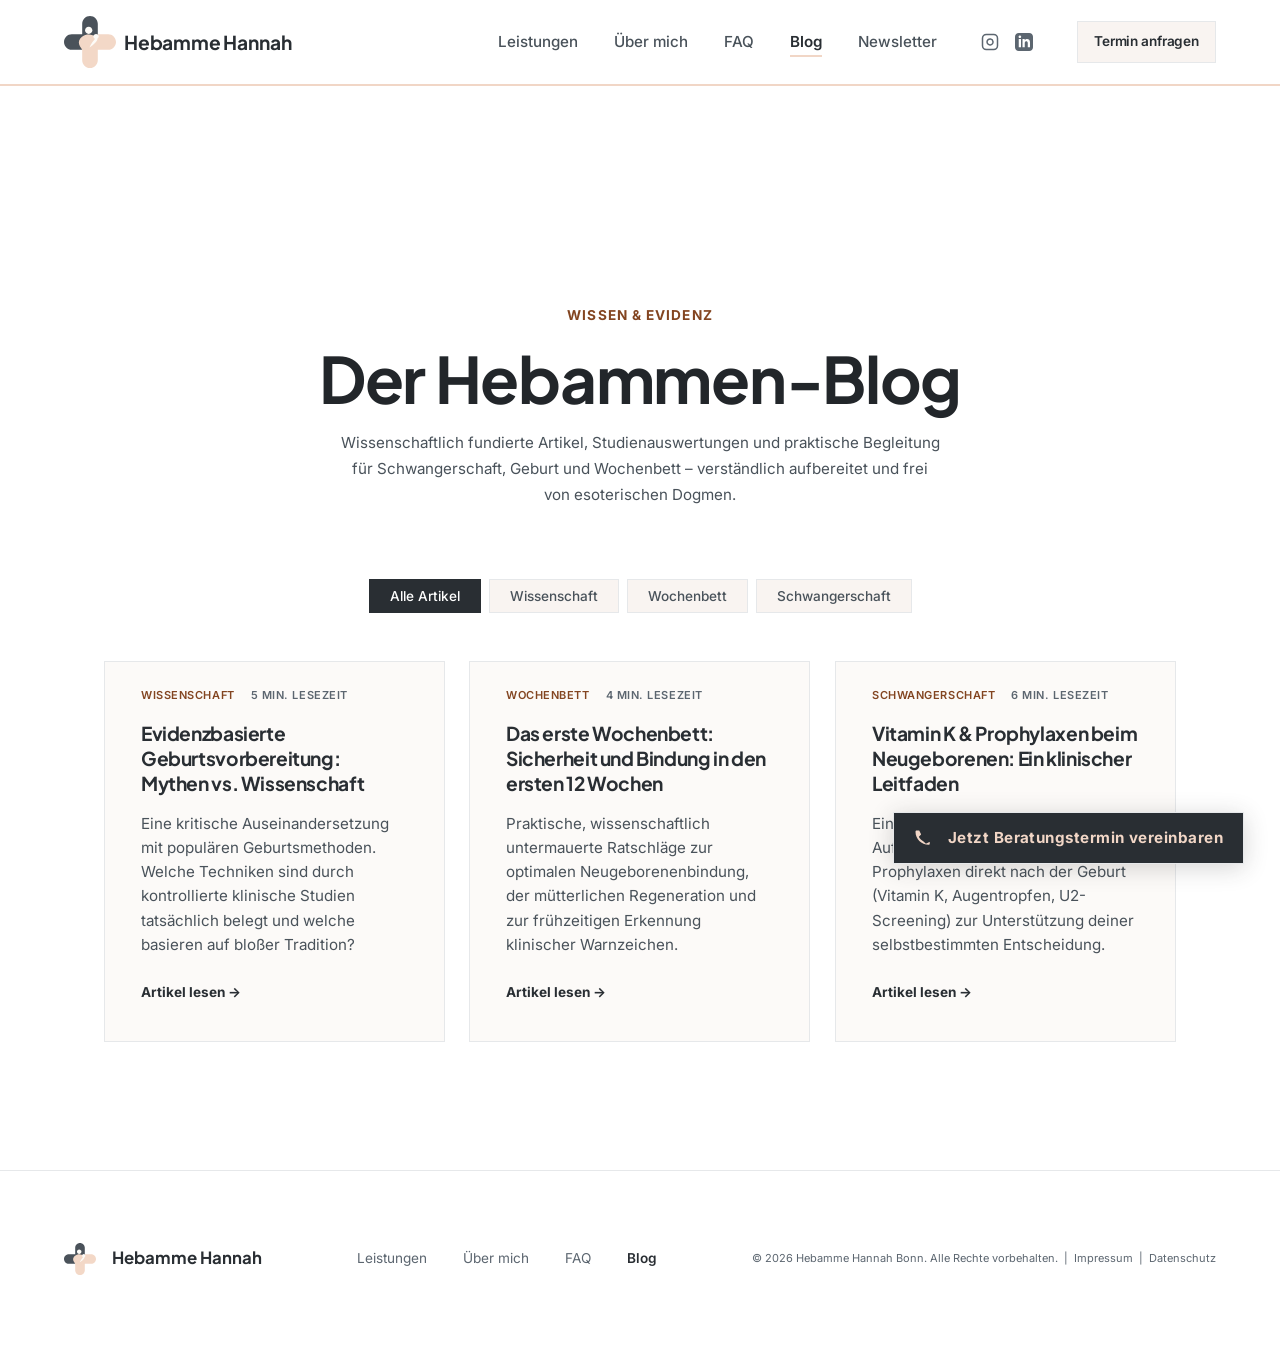
<file: blog.html>
<!DOCTYPE html>
<html lang="de">
<head>
  <meta charset="UTF-8">
  <meta name="viewport" content="width=device-width, initial-scale=1.0">
  <title>Wissen &amp; Evidenz - Hebamme Hannah Bonn</title>
  <meta name="description" content="Evidenzbasierte Fachbeiträge und wissenschaftliche Leitlinien rund um Schwangerschaft, Geburt und Wochenbett von Hebamme Hannah Bonn.">

  <!-- Premium Typography Integration (Plus Jakarta Sans & Inter) -->
  <link rel="preconnect" href="https://fonts.googleapis.com">
  <link rel="preconnect" href="https://fonts.gstatic.com" crossorigin>
  <link href="https://fonts.googleapis.com/css2?family=Inter:wght@400;500;600;700&family=Plus+Jakarta+Sans:ital,wght@0,300..800;1,300..800&display=swap" rel="stylesheet">

  <!-- Core Design System CSS -->
  <link rel="stylesheet" href="index.css">

  <!-- Premium Interaction & Animation System -->
  <script src="index.js" defer></script>
</head>
<body>

  <!-- --------------------------------------------------------------------------
     Navigation Header (Strict Corporate Design Alignment)
     -------------------------------------------------------------------------- -->
  <header class="brand-header">
    <div class="container nav-container">
      <a href="index.html" class="logo" aria-label="Hebamme Hannah Homepage">
        <img src="Logo/Logo 1.svg" alt="Hebamme Hannah Logo" style="height: 52px; display: block;">
        <span class="logo__text">Hebamme Hannah</span>
      </a>
      
      <a href="index.html#contact" class="btn btn--secondary btn--sm mobile-header-btn">Termin vereinbaren</a>
      
      <button class="nav-toggle" aria-label="Menü öffnen" aria-expanded="false">
        <span></span>
        <span></span>
        <span></span>
      </button>
      
      <nav aria-label="Hauptnavigation">
        <ul class="nav-menu">
          <li><a href="index.html#services" class="nav-link">Leistungen</a></li>
          <li><a href="index.html#about" class="nav-link">Über mich</a></li>
          <li><a href="index.html#faq" class="nav-link">FAQ</a></li>
          <li><a href="index.html#blog" class="nav-link active">Blog</a></li>
          <li><a href="index.html#newsletter" class="nav-link">Newsletter</a></li>
          <li class="nav-socials" style="display: flex; gap: var(--space-200); align-items: center; margin: 0 var(--space-100);">
            <a href="https://instagram.com/hebamme.hannah" target="_blank" rel="noopener noreferrer" class="social-icon-link" aria-label="Instagram">
              <svg xmlns="http://www.w3.org/2000/svg" fill="none" viewBox="0 0 24 24" stroke="currentColor" stroke-width="2" style="width: 18px; height: 18px; display: block;">
                <rect x="2" y="2" width="20" height="20" rx="5" ry="5" />
                <path d="M16 11.37A4 4 0 1 1 12.63 8 4 4 0 0 1 16 11.37z" />
                <line x1="17.5" y1="6.5" x2="17.51" y2="6.5" />
              </svg>
            </a>
            <a href="https://linkedin.com/in/hebamme-hannah" target="_blank" rel="noopener noreferrer" class="social-icon-link" aria-label="LinkedIn">
              <svg xmlns="http://www.w3.org/2000/svg" fill="currentColor" viewBox="0 0 24 24" style="width: 18px; height: 18px; display: block;">
                <path d="M19 0h-14c-2.761 0-5 2.239-5 5v14c0 2.761 2.239 5 5 5h14c2.762 0 5-2.239 5-5v-14c0-2.761-2.238-5-5-5zm-11 19h-3v-11h3v11zm-1.5-12.268c-.966 0-1.75-.779-1.75-1.75s.784-1.75 1.75-1.75 1.75.779 1.75 1.75-.784 1.75-1.75 1.75zm13.5 12.268h-3v-5.604c0-3.368-4-3.113-4 0v5.604h-3v-11h3v1.765c1.396-2.586 7-2.777 7 2.476v6.759z"/>
              </svg>
            </a>
          </li>
          <li><a href="index.html#contact" class="btn btn--secondary btn--sm">Termin anfragen</a></li>
        </ul>
      </nav>
    </div>
  </header>

  <main style="margin-top: 80px;">
    <!-- --------------------------------------------------------------------------
       Blog Header Section (Stark Typography Grid)
       -------------------------------------------------------------------------- -->
    <section class="section-padding" style="padding-top: var(--space-800); background-color: var(--color-bg-main);">
      <div class="container" style="max-width: 1200px;">
        <span class="tag text-center reveal-on-scroll" style="--reveal-delay: 0s;">Wissen &amp; Evidenz</span>
        <h1 class="reveal-on-scroll" style="font-family: var(--font-serif); font-size: clamp(2.5rem, 5vw, 4rem); text-align: center; margin-top: var(--space-200); margin-bottom: var(--space-200); line-height: 1.1; letter-spacing: -0.02em; --reveal-delay: 0.1s;">
          Der Hebammen-Blog
        </h1>
        <p class="text-muted reveal-on-scroll" style="text-align: center; max-width: 600px; margin: 0 auto var(--space-600) auto; font-size: var(--text-sm); line-height: 1.7; --reveal-delay: 0.2s;">
          Wissenschaftlich fundierte Artikel, Studienauswertungen und praktische Begleitung für Schwangerschaft, Geburt und Wochenbett – verständlich aufbereitet und frei von esoterischen Dogmen.
        </p>
        
        <!-- Category Filters -->
        <div class="blog-filters reveal-on-scroll" style="--reveal-delay: 0.3s;">
          <button class="blog-filter-btn active">Alle Artikel</button>
          <button class="blog-filter-btn">Wissenschaft</button>
          <button class="blog-filter-btn">Wochenbett</button>
          <button class="blog-filter-btn">Schwangerschaft</button>
        </div>
        
        <!-- 3-Column Blog Cards Grid -->
        <div style="display: grid; grid-template-columns: repeat(auto-fit, minmax(320px, 1fr)); gap: var(--space-300); margin-top: var(--space-400);">
          
          <!-- Card 1 -->
          <article class="blog-card reveal-on-scroll" style="--reveal-delay: 0s;">
            <div class="blog-card__body">
              <div class="blog-card__meta">
                <span class="blog-card__tag">Wissenschaft</span>
                <span class="blog-card__time">5 Min. Lesezeit</span>
              </div>
              <h2 class="blog-card__title">
                <a href="#">Evidenzbasierte Geburtsvorbereitung: Mythen vs. Wissenschaft</a>
              </h2>
              <p class="blog-card__excerpt">
                Eine kritische Auseinandersetzung mit populären Geburtsmethoden. Welche Techniken sind durch kontrollierte klinische Studien tatsächlich belegt und welche basieren auf bloßer Tradition?
              </p>
              <a href="#" class="blog-card__link">Artikel lesen &rarr;</a>
            </div>
          </article>
          
          <!-- Card 2 -->
          <article class="blog-card reveal-on-scroll" style="--reveal-delay: 0.15s;">
            <div class="blog-card__body">
              <div class="blog-card__meta">
                <span class="blog-card__tag">Wochenbett</span>
                <span class="blog-card__time">4 Min. Lesezeit</span>
              </div>
              <h2 class="blog-card__title">
                <a href="#">Das erste Wochenbett: Sicherheit und Bindung in den ersten 12 Wochen</a>
              </h2>
              <p class="blog-card__excerpt">
                Praktische, wissenschaftlich untermauerte Ratschläge zur optimalen Neugeborenenbindung, der mütterlichen Regeneration und zur frühzeitigen Erkennung klinischer Warnzeichen.
              </p>
              <a href="#" class="blog-card__link">Artikel lesen &rarr;</a>
            </div>
          </article>
          
          <!-- Card 3 -->
          <article class="blog-card reveal-on-scroll" style="--reveal-delay: 0.3s;">
            <div class="blog-card__body">
              <div class="blog-card__meta">
                <span class="blog-card__tag">Schwangerschaft</span>
                <span class="blog-card__time">6 Min. Lesezeit</span>
              </div>
              <h2 class="blog-card__title">
                <a href="#">Vitamin K &amp; Prophylaxen beim Neugeborenen: Ein klinischer Leitfaden</a>
              </h2>
              <p class="blog-card__excerpt">
                Eine sachliche und elternfreundliche Aufbereitung der empfohlenen Prophylaxen direkt nach der Geburt (Vitamin K, Augentropfen, U2-Screening) zur Unterstützung deiner selbstbestimmten Entscheidung.
              </p>
              <a href="#" class="blog-card__link">Artikel lesen &rarr;</a>
            </div>
          </article>
          
        </div>
      </div>
    </section>
  </main>

  <!-- --------------------------------------------------------------------------
     Footer: Legal & Details
     -------------------------------------------------------------------------- -->
  <footer class="brand-footer">
    <div class="container brand-footer-content">
      <div style="display: flex; align-items: center; gap: var(--space-200);">
        <img src="Logo/Logo 1.svg" alt="Hebamme Hannah Logo" style="height: 32px;">
        <span style="font-family: var(--font-serif); font-size: var(--text-base); font-weight: var(--weight-bold); color: var(--color-text-main);">Hebamme Hannah</span>
      </div>
      
      <div class="brand-footer-links" style="font-family: var(--font-body); font-size: var(--text-xs);">
        <a href="index.html#services" style="color: var(--color-text-light); text-decoration: none; transition: var(--transition-smooth);">Leistungen</a>
        <a href="index.html#about" style="color: var(--color-text-light); text-decoration: none; transition: var(--transition-smooth);">Über mich</a>
        <a href="index.html#faq" style="color: var(--color-text-light); text-decoration: none; transition: var(--transition-smooth);">FAQ</a>
        <a href="blog.html" style="color: var(--color-text-main); text-decoration: none; font-weight: var(--weight-semibold);">Blog</a>
      </div>

      <div style="font-family: var(--font-body); font-size: 11px; color: var(--color-text-light);">
        &copy; 2026 Hebamme Hannah Bonn. Alle Rechte vorbehalten. &nbsp;|&nbsp; <a href="#" style="color: inherit; text-decoration: none;">Impressum</a> &nbsp;|&nbsp; <a href="#" style="color: inherit; text-decoration: none;">Datenschutz</a>
      </div>
    </div>
  </footer>

  <!-- --------------------------------------------------------------------------
     Floating Action Widget (Mobile-First Telephone CTA)
     -------------------------------------------------------------------------- -->
  <a href="tel:+491234567890" class="phone-widget" aria-label="Jetzt Beratungstermin vereinbaren">
    <span class="phone-widget__icon">
      <svg viewBox="0 0 24 24" fill="none" xmlns="http://www.w3.org/2000/svg">
        <path d="M21 16.5C21 16.88 20.79 17.21 20.47 17.38L16.47 19.38C16.14 19.55 15.75 19.5 15.48 19.26L12.79 16.57C10.09 15.22 7.82 12.95 6.47 10.25L9.16 7.56C9.4 7.29 9.45 6.9 9.28 6.57L7.28 2.57C7.11 2.23 6.78 2.02 6.4 2.02H3.5C2.67 2.02 2 2.69 2 3.52C2 13.17 9.83 21 19.48 21C20.31 21 20.98 20.33 20.98 19.5V16.5H21Z" fill="currentColor"/>
      </svg>
    </span>
    <span class="phone-widget__text">
      <span>Jetzt Beratungstermin vereinbaren</span>
    </span>
  </a>

</body>
</html>
</file>
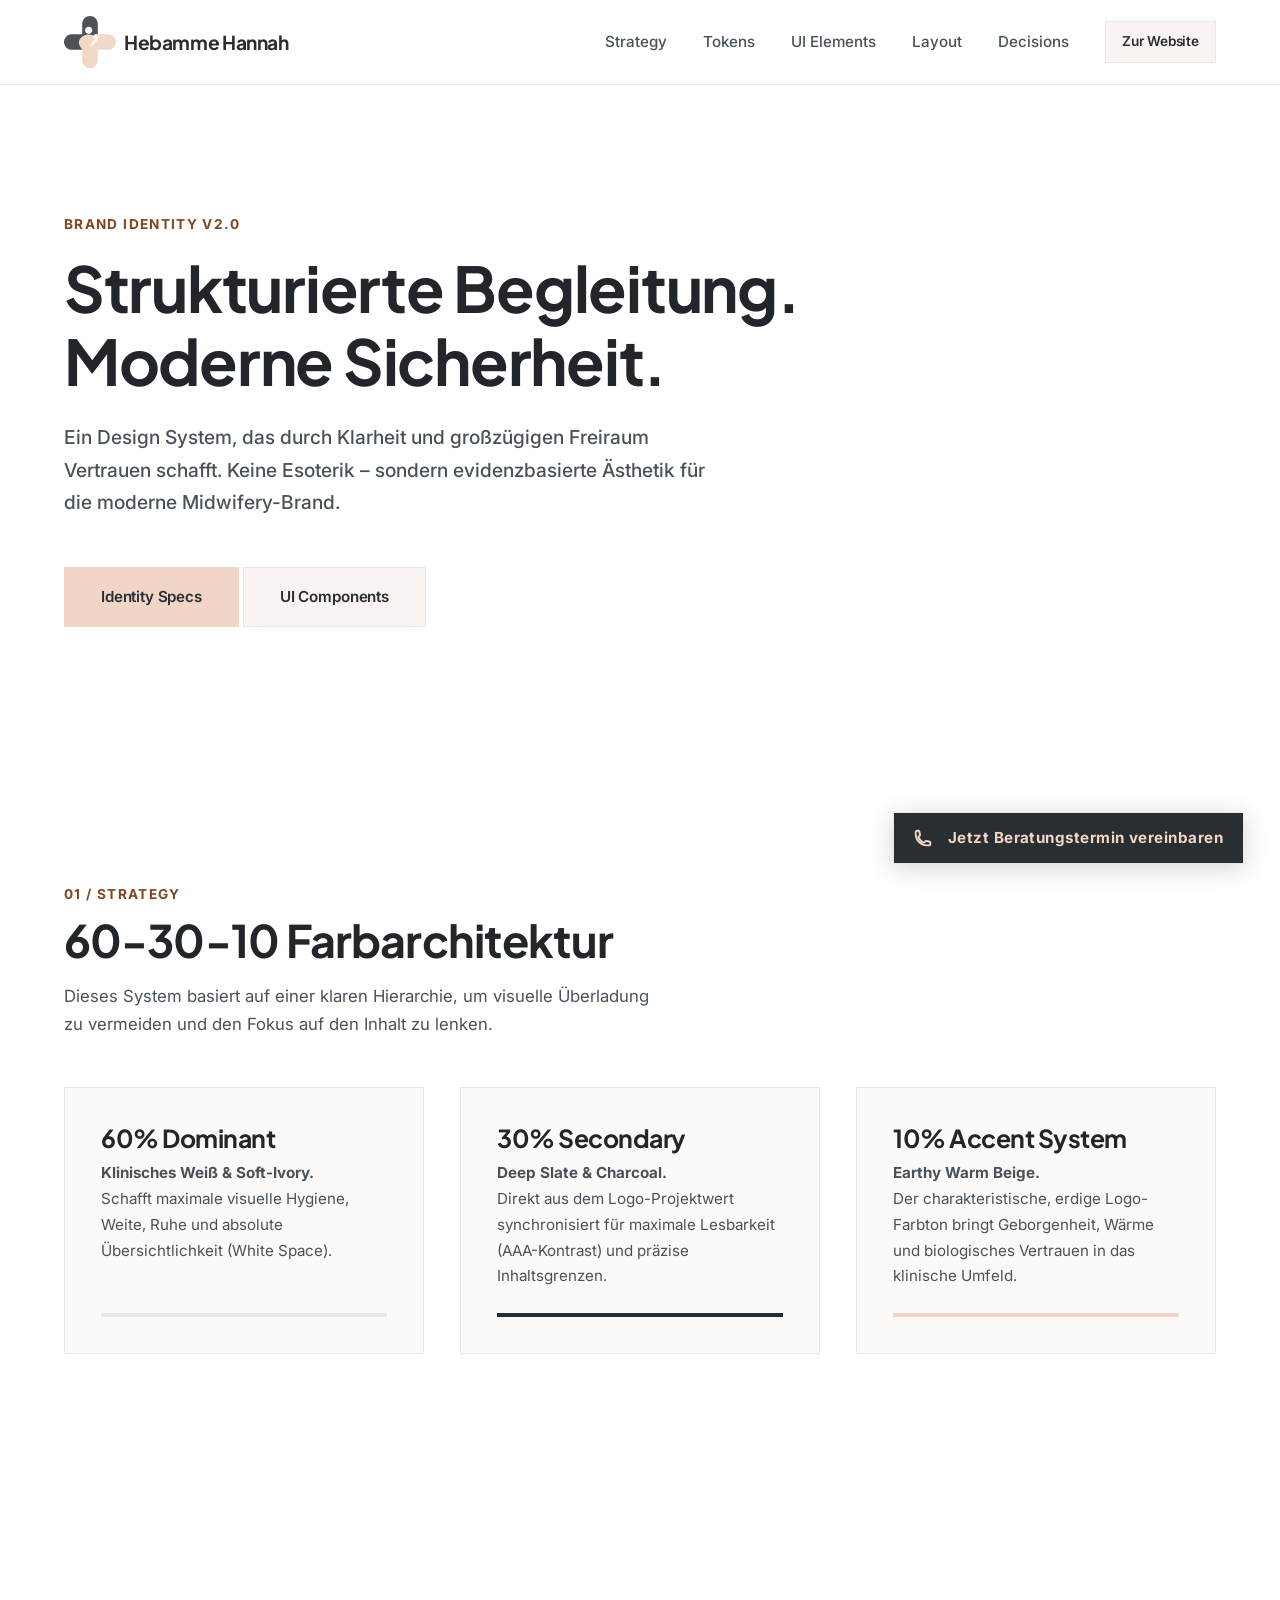
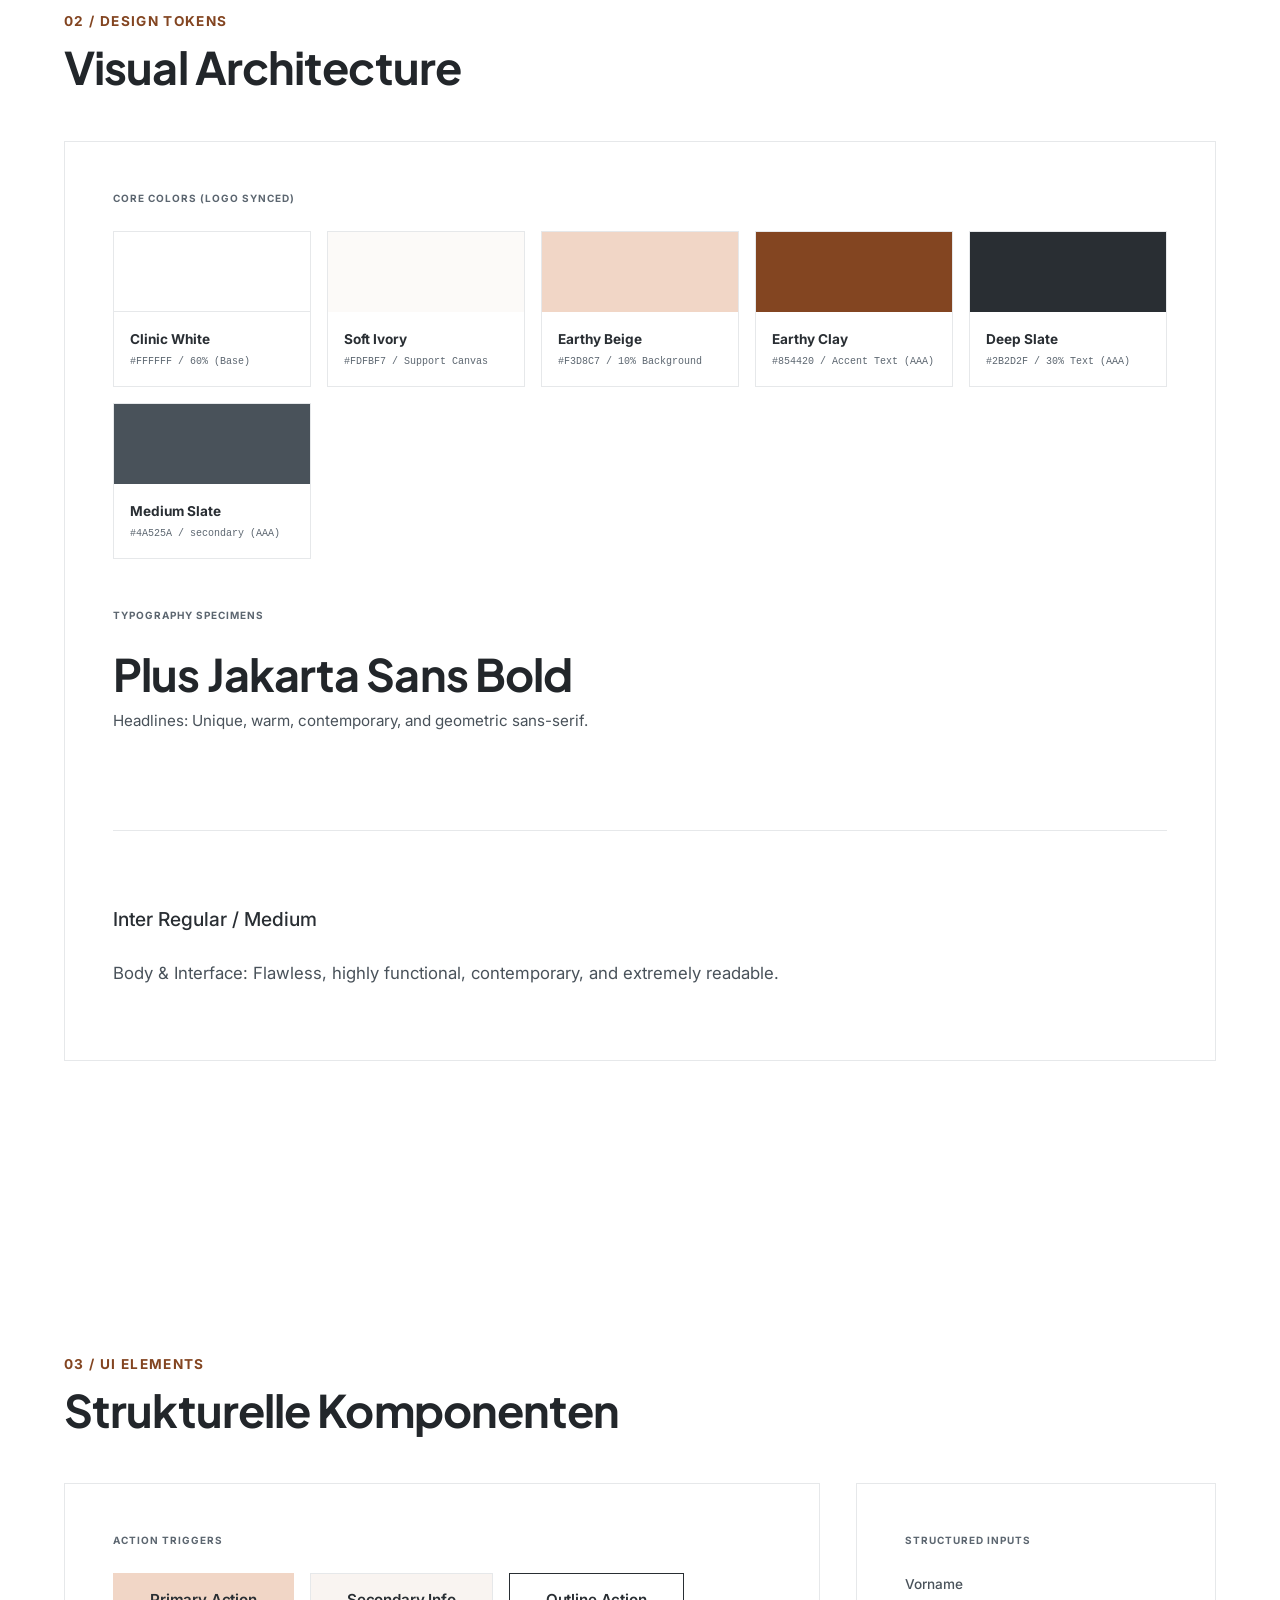
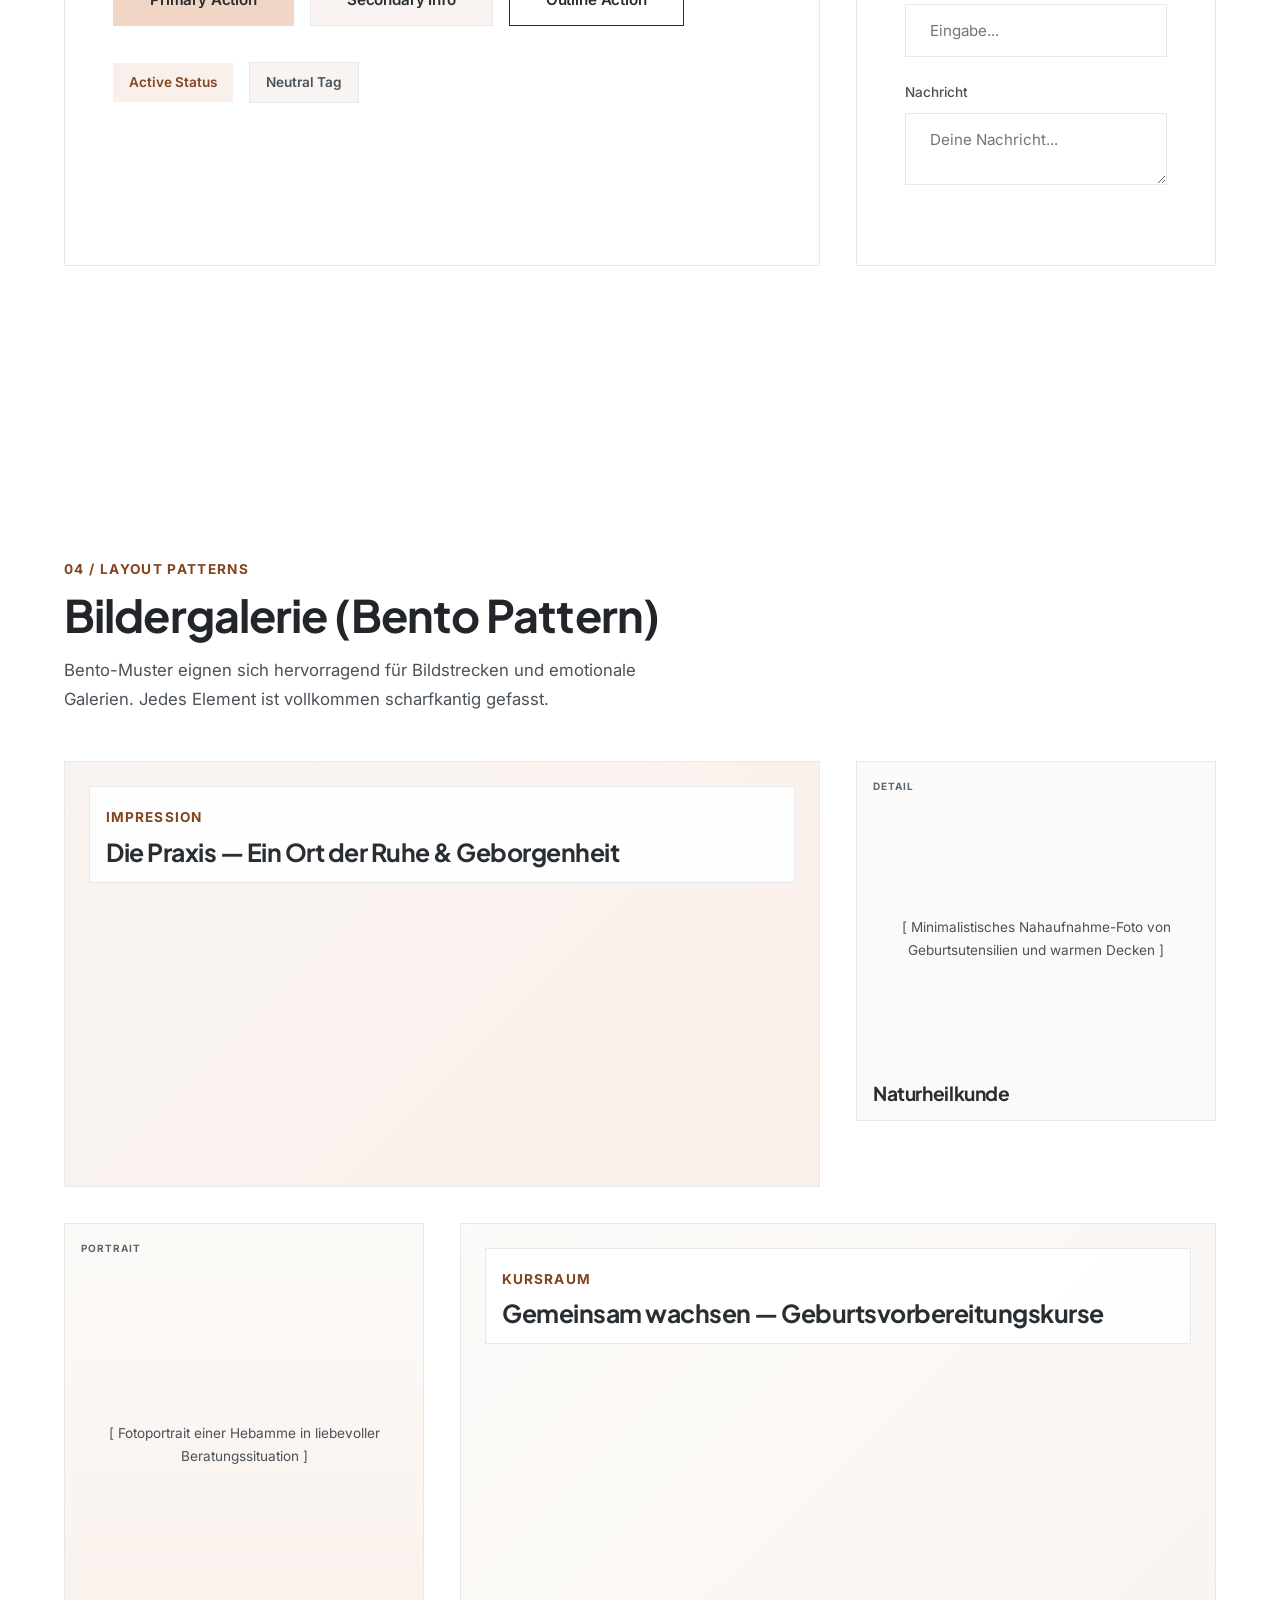
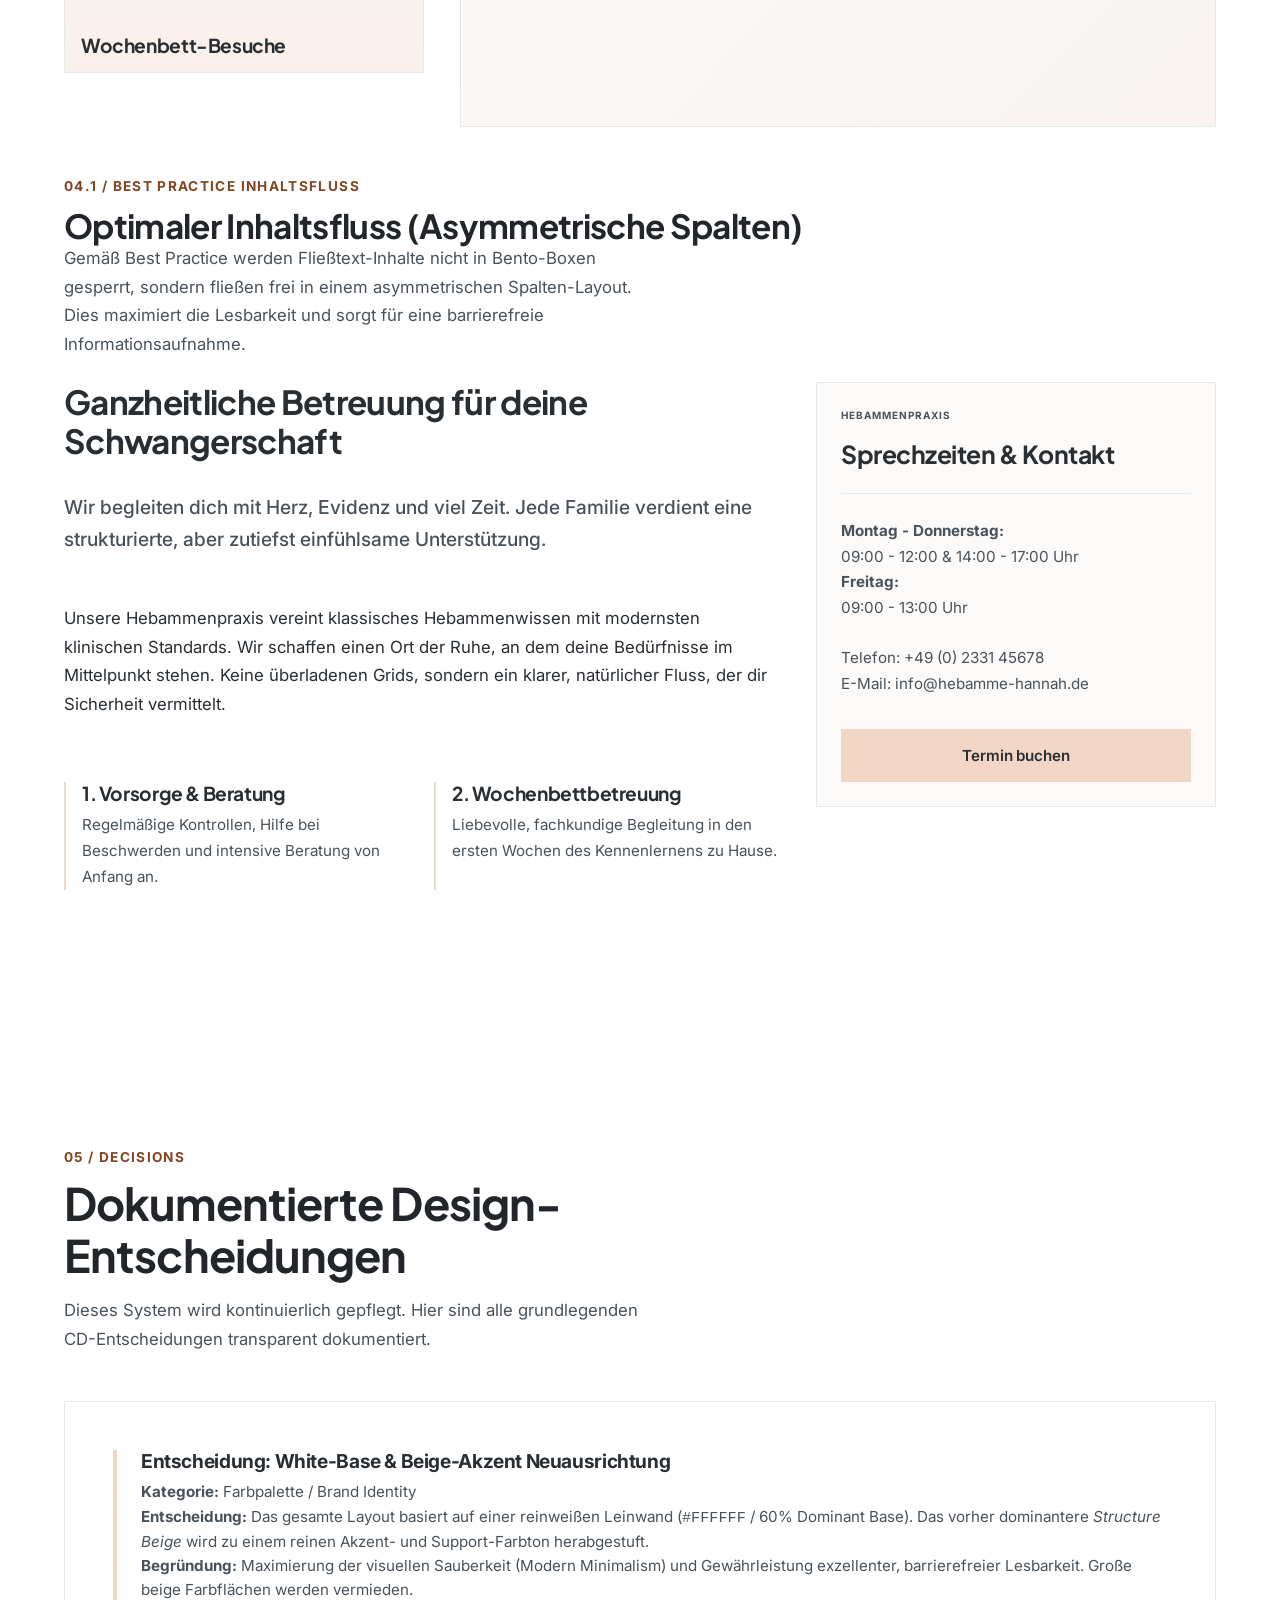
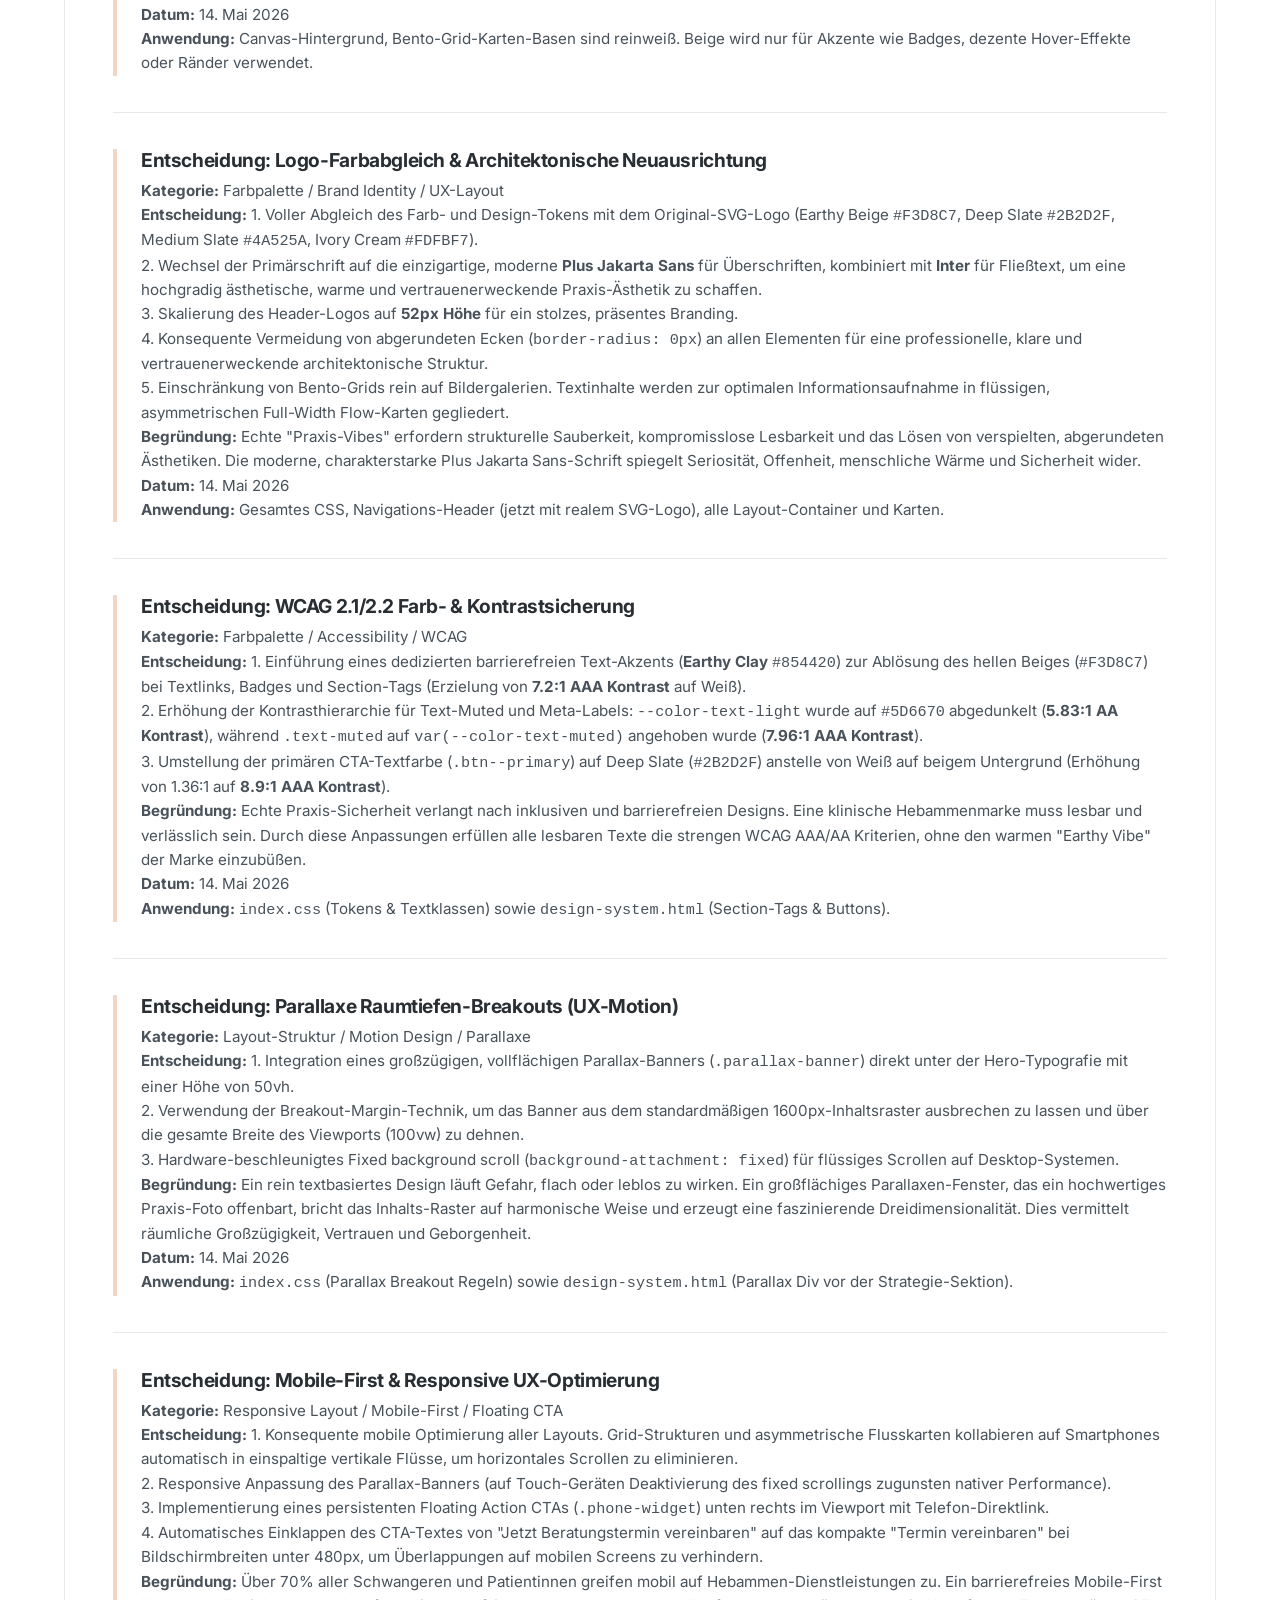
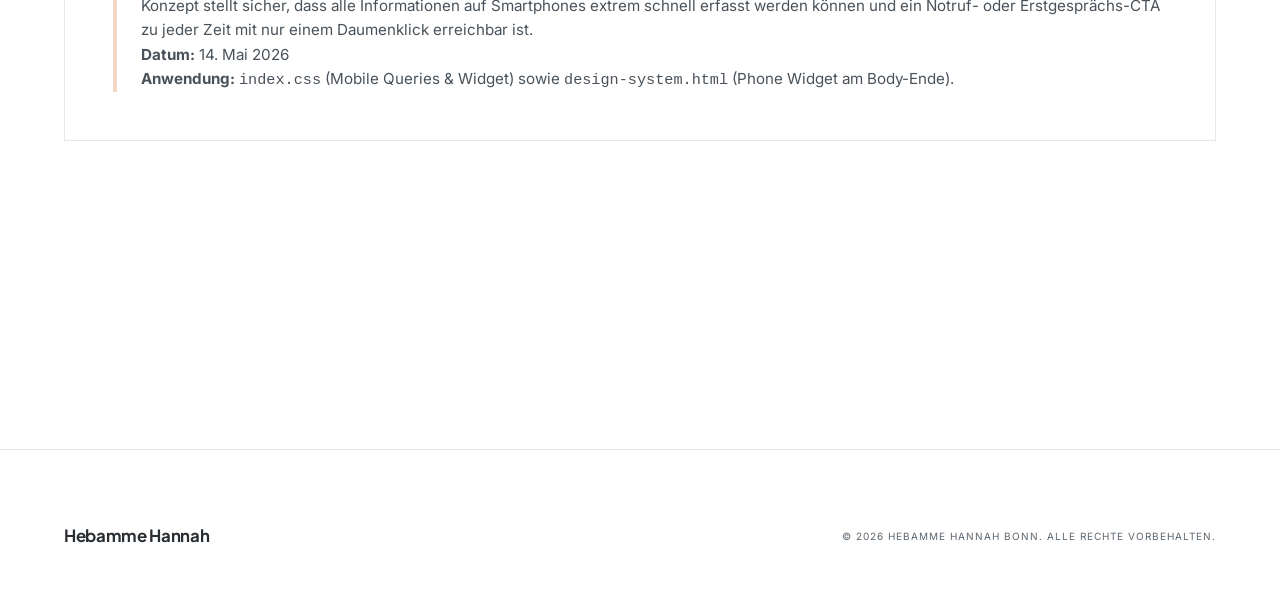
<file: design-system.html>
<!DOCTYPE html>
<html lang="de">
<head>
  <meta charset="UTF-8">
  <meta name="viewport" content="width=device-width, initial-scale=1.0">
  <title>Hebamme Hannah - Modern Design System</title>
  
  <!-- Modern Fonts -->
  <link rel="preconnect" href="https://fonts.googleapis.com">
  <link rel="preconnect" href="https://fonts.gstatic.com" crossorigin>
  <link href="https://fonts.googleapis.com/css2?family=Inter:wght@400;500;600;700&family=Plus+Jakarta+Sans:ital,wght@0,300..800;1,300..800&display=swap" rel="stylesheet">
  
  <link rel="stylesheet" href="index.css">
  
  <style>
    /* --------------------------------------------------------------------------
       Design System Portal Enhancements (60-30-10 & Structured)
       -------------------------------------------------------------------------- */
    body {
      background-color: var(--color-bg-main);
    }

    .brand-header {
      position: sticky;
      top: 0;
      z-index: 100;
      padding: var(--space-200) 0;
      background: rgba(255, 255, 255, 0.9);
      backdrop-filter: blur(12px);
      border-bottom: 1px solid var(--color-border);
    }

    .nav-container {
      display: flex;
      justify-content: space-between;
      align-items: center;
    }

    .logo {
      display: flex;
      align-items: center;
      gap: var(--space-100);
      text-decoration: none;
      color: var(--color-text-main);
    }

    .logo__icon {
      background-color: var(--color-accent-base);
      color: white;
      width: 32px;
      height: 32px;
      display: flex;
      align-items: center;
      justify-content: center;
      border-radius: var(--radius-sm);
    }

    .logo__text {
      font-family: var(--font-serif);
      font-size: var(--text-lg);
      font-weight: var(--weight-bold);
      letter-spacing: -0.02em;
    }

    .nav-links {
      display: flex;
      gap: var(--space-300);
      list-style: none;
    }

    .nav-links a {
      text-decoration: none;
      color: var(--color-text-muted);
      font-weight: var(--weight-medium);
      font-size: var(--text-xs);
      text-transform: uppercase;
      letter-spacing: 0.05em;
      transition: var(--transition-smooth);
    }

    .nav-links a:hover {
      color: var(--color-text-main);
    }

    /* Section Headers - Stark & Structured */
    .section-header {
      margin-bottom: var(--space-500);
      text-align: left;
    }

    .section-header .tag {
      font-size: var(--text-xs);
      font-weight: var(--weight-bold);
      color: var(--color-accent-text); /* Upgraded for WCAG AAA compliance */
      text-transform: uppercase;
      letter-spacing: 0.1em;
      display: block;
      margin-bottom: var(--space-100);
    }

    .section-header h2 {
      margin-bottom: var(--space-200);
    }

    .section-header p {
      color: var(--color-text-muted);
      font-size: var(--text-base);
      max-width: 600px;
    }

    /* Color Palette Display */
    .color-swatch-group {
      display: grid;
      grid-template-columns: repeat(auto-fill, minmax(180px, 1fr));
      gap: var(--space-200);
      margin-bottom: var(--space-500);
    }

    .color-swatch {
      border: 1px solid var(--color-border);
      border-radius: var(--radius-md);
      overflow: hidden;
      background: white;
    }

    .color-swatch__preview {
      height: 80px;
    }

    .color-swatch__info {
      padding: var(--space-200);
    }

    .color-swatch__name {
      font-weight: var(--weight-bold);
      font-size: var(--text-xs);
      color: var(--color-text-main);
      margin-bottom: 2px;
    }

    .color-swatch__hex {
      font-family: monospace;
      font-size: 10px;
      color: var(--color-text-light);
    }

    /* UI Specimen Panels */
    .specimen-panel {
      border: 1px solid var(--color-border);
      border-radius: var(--radius-lg);
      padding: var(--space-500);
      background-color: var(--color-bg-main);
      margin-bottom: var(--space-400);
    }

    .specimen-label {
      font-size: 10px;
      font-weight: var(--weight-bold);
      text-transform: uppercase;
      color: var(--color-text-light);
      letter-spacing: 0.1em;
      margin-bottom: var(--space-300);
      display: block;
    }

    /* Background Sections */
    .bg-soft-section {
      background-color: var(--color-bg-soft);
      border-radius: var(--radius-lg);
      padding: var(--space-600);
    }

    /* Floating Navigation Indicator */
    .floating-nav {
      position: fixed;
      right: var(--space-300);
      top: 50%;
      transform: translateY(-50%);
      display: flex;
      flex-direction: column;
      gap: var(--space-200);
      z-index: 90;
    }

    .floating-nav__dot {
      width: 8px;
      height: 8px;
      border-radius: 50%;
      background: var(--color-border);
      transition: var(--transition-smooth);
    }

    .floating-nav__dot:hover {
      background: var(--color-text-main);
      transform: scale(1.5);
    }

  </style>
</head>
<body>

  <!-- --------------------------------------------------------------------------
     Navigation
     -------------------------------------------------------------------------- -->
  <header class="brand-header">
    <div class="container nav-container">
      <a href="index.html" class="logo">
        <img src="Logo/Logo 1.svg" alt="Hebamme Hannah Logo" style="height: 52px; width: auto; object-fit: contain;">
        <span class="logo__text">Hebamme Hannah</span>
      </a>
      
      <a href="index.html#contact" class="btn btn--secondary btn--sm mobile-header-btn">Termin vereinbaren</a>
      
      <button class="nav-toggle" aria-label="Menü öffnen" aria-expanded="false">
        <span></span>
        <span></span>
        <span></span>
      </button>
      
      <nav aria-label="Hauptnavigation">
        <ul class="nav-menu">
          <li><a href="#strategy" class="nav-link">Strategy</a></li>
          <li><a href="#tokens" class="nav-link">Tokens</a></li>
          <li><a href="#ui" class="nav-link">UI Elements</a></li>
          <li><a href="#layout" class="nav-link">Layout</a></li>
          <li><a href="#decisions" class="nav-link">Decisions</a></li>
          <li><a href="index.html" class="btn btn--secondary btn--sm">Zur Website</a></li>
        </ul>
      </nav>
    </div>
  </header>

  <main class="container">
    
    <!-- --------------------------------------------------------------------------
       Hero Section (Stark, Structured, Massive White Space)
       -------------------------------------------------------------------------- -->
    <section class="section-padding hero-reveal" style="max-width: 900px;">
      <span class="reveal-line text-accent" style="font-weight: var(--weight-bold); letter-spacing: 0.1em; text-transform: uppercase; font-size: var(--text-xs); margin-bottom: var(--space-200);">
        Brand Identity V2.0
      </span>
      <h1 class="reveal-line" style="margin-bottom: var(--space-300);">
        Strukturierte Begleitung.<br>Moderne Sicherheit.
      </h1>
      <p class="reveal-line text-lead" style="max-width: 650px; margin-bottom: var(--space-500);">
        Ein Design System, das durch Klarheit und großzügigen Freiraum Vertrauen schafft. Keine Esoterik – sondern evidenzbasierte Ästhetik für die moderne Midwifery-Brand.
      </p>
      <div class="reveal-line btn-row">
        <a href="#tokens" class="btn btn--primary">Identity Specs</a>
        <a href="#ui" class="btn btn--secondary">UI Components</a>
      </div>
    </section>

    <!-- --------------------------------------------------------------------------
       Parallax Hero Banner (Breakout, Evidenzbasierte Raumtiefe)
       -------------------------------------------------------------------------- -->
    <div class="parallax-banner" aria-label="Visualisierung der Hebammenpraxis-Räume"></div>

    <!-- --------------------------------------------------------------------------
       Section: Strategy & 60-30-10 Rule
       -------------------------------------------------------------------------- -->
    <section id="strategy" class="section-padding">
      <div class="section-header">
        <span class="tag">01 / Strategy</span>
        <h2>60-30-10 Farbarchitektur</h2>
        <p>Dieses System basiert auf einer klaren Hierarchie, um visuelle Überladung zu vermeiden und den Fokus auf den Inhalt zu lenken.</p>
      </div>

      <div class="grid-3col">
        <div class="bento-item">
          <div>
            <h4 style="margin-bottom: var(--space-100);">60% Dominant</h4>
            <p class="text-muted" style="font-size: var(--text-sm);">
              <strong>Klinisches Weiß & Soft-Ivory.</strong><br>Schafft maximale visuelle Hygiene, Weite, Ruhe und absolute Übersichtlichkeit (White Space).
            </p>
          </div>
          <div style="height: 4px; background: var(--color-border); border-radius: 0px;"></div>
        </div>

        <div class="bento-item">
          <div>
            <h4 style="margin-bottom: var(--space-100);">30% Secondary</h4>
            <p class="text-muted" style="font-size: var(--text-sm);">
              <strong>Deep Slate & Charcoal.</strong><br>Direkt aus dem Logo-Projektwert synchronisiert für maximale Lesbarkeit (AAA-Kontrast) und präzise Inhaltsgrenzen.
            </p>
          </div>
          <div style="height: 4px; background: var(--color-text-main); border-radius: 0px;"></div>
        </div>

        <div class="bento-item">
          <div>
            <h4 style="margin-bottom: var(--space-100);">10% Accent System</h4>
            <p class="text-muted" style="font-size: var(--text-sm);">
              <strong>Earthy Warm Beige.</strong><br>Der charakteristische, erdige Logo-Farbton bringt Geborgenheit, Wärme und biologisches Vertrauen in das klinische Umfeld.
            </p>
          </div>
          <div style="height: 4px; background: var(--color-accent-base); border-radius: 0px;"></div>
        </div>
      </div>
    </section>

    <!-- --------------------------------------------------------------------------
       Section: Color Tokens
       -------------------------------------------------------------------------- -->
    <section id="tokens" class="section-padding">
      <div class="section-header">
        <span class="tag">02 / Design Tokens</span>
        <h2>Visual Architecture</h2>
      </div>

      <div class="specimen-panel">
        <span class="specimen-label">Core Colors (Logo Synced)</span>
        <div class="color-swatch-group">
          <!-- Pure White -->
          <div class="color-swatch">
            <div class="color-swatch__preview" style="background: var(--color-bg-main); border-bottom: 1px solid var(--color-border);"></div>
            <div class="color-swatch__info">
              <div class="color-swatch__name">Clinic White</div>
              <div class="color-swatch__hex">#FFFFFF / 60% (Base)</div>
            </div>
          </div>
          <!-- Soft Ivory -->
          <div class="color-swatch">
            <div class="color-swatch__preview" style="background: var(--color-bg-card);"></div>
            <div class="color-swatch__info">
              <div class="color-swatch__name">Soft Ivory</div>
              <div class="color-swatch__hex">#FDFBF7 / Support Canvas</div>
            </div>
          </div>
          <!-- Earthy Warm Beige -->
          <div class="color-swatch">
            <div class="color-swatch__preview" style="background: var(--color-accent-base);"></div>
            <div class="color-swatch__info">
              <div class="color-swatch__name">Earthy Beige</div>
              <div class="color-swatch__hex">#F3D8C7 / 10% Background</div>
            </div>
          </div>
          <!-- Earthy Clay (AAA Access) -->
          <div class="color-swatch">
            <div class="color-swatch__preview" style="background: var(--color-accent-text);"></div>
            <div class="color-swatch__info">
              <div class="color-swatch__name">Earthy Clay</div>
              <div class="color-swatch__hex">#854420 / Accent Text (AAA)</div>
            </div>
          </div>
          <!-- Deep Slate -->
          <div class="color-swatch">
            <div class="color-swatch__preview" style="background: var(--color-text-main);"></div>
            <div class="color-swatch__info">
              <div class="color-swatch__name">Deep Slate</div>
              <div class="color-swatch__hex">#2B2D2F / 30% Text (AAA)</div>
            </div>
          </div>
          <!-- Medium Slate -->
          <div class="color-swatch">
            <div class="color-swatch__preview" style="background: var(--color-text-muted);"></div>
            <div class="color-swatch__info">
              <div class="color-swatch__name">Medium Slate</div>
              <div class="color-swatch__hex">#4A525A / secondary (AAA)</div>
            </div>
          </div>
        </div>

        <span class="specimen-label">Typography Specimens</span>
        <div style="display: grid; gap: var(--space-400);">
          <div>
            <h2 style="margin-bottom: var(--space-100); font-family: var(--font-serif); font-weight: var(--weight-bold);">Plus Jakarta Sans Bold</h2>
            <p class="text-muted" style="font-size: var(--text-sm);">Headlines: Unique, warm, contemporary, and geometric sans-serif.</p>
          </div>
          <div class="divider"></div>
          <div>
            <p style="font-size: var(--text-lg); font-weight: var(--weight-medium); font-family: var(--font-body);">Inter Regular / Medium</p>
            <p class="text-muted">Body & Interface: Flawless, highly functional, contemporary, and extremely readable.</p>
          </div>
        </div>
      </div>
    </section>

    <!-- --------------------------------------------------------------------------
       Section: UI Components
       -------------------------------------------------------------------------- -->
    <section id="ui" class="section-padding">
      <div class="section-header">
        <span class="tag">03 / UI Elements</span>
        <h2>Strukturelle Komponenten</h2>
      </div>

      <div class="grid-3col">
        <!-- Buttons -->
        <div class="specimen-panel" style="grid-column: span 2;">
          <span class="specimen-label">Action Triggers</span>
          <div class="btn-row" style="margin-bottom: var(--space-400);">
            <button class="btn btn--primary">Primary Action</button>
            <button class="btn btn--secondary">Secondary Info</button>
            <button class="btn btn--outline">Outline Action</button>
          </div>
          <div class="btn-row">
            <span class="badge">Active Status</span>
            <span class="badge badge--secondary">Neutral Tag</span>
          </div>
        </div>

        <!-- Forms -->
        <div class="specimen-panel">
          <span class="specimen-label">Structured Inputs</span>
          <div class="form-group">
            <label class="form-label">Vorname</label>
            <input type="text" class="form-control" placeholder="Eingabe...">
          </div>
          <div class="form-group">
            <label class="form-label">Nachricht</label>
            <textarea class="form-control" rows="2" placeholder="Deine Nachricht..."></textarea>
          </div>
        </div>
      </div>
    </section>

    <!-- --------------------------------------------------------------------------
       Section: Layout Examples (Bento)
       -------------------------------------------------------------------------- -->
    <section id="layout" class="section-padding">
      <div class="section-header">
        <span class="tag">04 / Layout Patterns</span>
        <h2>Bildergalerie (Bento Pattern)</h2>
        <p>Bento-Muster eignen sich hervorragend für Bildstrecken und emotionale Galerien. Jedes Element ist vollkommen scharfkantig gefasst.</p>
      </div>

      <div class="bento-grid" style="margin-bottom: var(--space-500);">
        <!-- Gallery Item 1 -->
        <div class="bento-item span-8 bento-wide" style="background: linear-gradient(135deg, var(--color-bg-soft), var(--color-accent-light)); min-height: 240px; display: flex; align-items: flex-end; padding: var(--space-300);">
          <div style="background: rgba(255,255,255,0.95); padding: var(--space-200); width: 100%; border: 1px solid var(--color-border);">
            <span class="tag" style="margin-bottom: var(--space-100); display: inline-block;">Impression</span>
            <h4 style="margin-bottom: 0; color: var(--color-text-main);">Die Praxis — Ein Ort der Ruhe & Geborgenheit</h4>
          </div>
        </div>
        
        <!-- Gallery Item 2 -->
        <div class="bento-item span-4 bento-square" style="background: var(--color-bg-card); display: flex; flex-direction: column; justify-content: space-between; border: 1px solid var(--color-border); padding: var(--space-200);">
          <span class="specimen-label" style="margin-bottom: 0;">Detail</span>
          <div style="text-align: center; color: var(--color-text-muted); font-size: var(--text-xs); margin: var(--space-200) 0;">
            [ Minimalistisches Nahaufnahme-Foto von Geburtsutensilien und warmen Decken ]
          </div>
          <h5 style="margin-bottom: 0; color: var(--color-text-main);">Naturheilkunde</h5>
        </div>

        <!-- Gallery Item 3 -->
        <div class="bento-item span-4 bento-portrait" style="background: linear-gradient(to bottom, var(--color-bg-card), var(--color-accent-light)); border: 1px solid var(--color-border); display: flex; flex-direction: column; justify-content: space-between; padding: var(--space-200);">
          <span class="specimen-label" style="margin-bottom: 0;">Portrait</span>
          <div style="text-align: center; color: var(--color-text-muted); font-size: var(--text-xs); margin: var(--space-300) 0;">
            [ Fotoportrait einer Hebamme in liebevoller Beratungssituation ]
          </div>
          <h5 style="margin-bottom: 0; color: var(--color-text-main);">Wochenbett-Besuche</h5>
        </div>

        <!-- Gallery Item 4 -->
        <div class="bento-item span-8 bento-card" style="background: linear-gradient(135deg, var(--color-bg-card), var(--color-bg-soft)); border: 1px solid var(--color-border); min-height: 240px; display: flex; align-items: flex-end; padding: var(--space-300);">
          <div style="background: rgba(255,255,255,0.95); padding: var(--space-200); width: 100%; border: 1px solid var(--color-border);">
            <span class="tag" style="margin-bottom: var(--space-100); display: inline-block;">Kursraum</span>
            <h4 style="margin-bottom: 0; color: var(--color-text-main);">Gemeinsam wachsen — Geburtsvorbereitungskurse</h4>
          </div>
        </div>
      </div>

      <!-- Inhaltsfluss Showcase (Optimal Reading & Information Architecture) -->
      <div>
        <div class="section-header" style="margin-bottom: var(--space-300);">
          <span class="tag">04.1 / Best Practice Inhaltsfluss</span>
          <h3>Optimaler Inhaltsfluss (Asymmetrische Spalten)</h3>
          <p>Gemäß Best Practice werden Fließtext-Inhalte nicht in Bento-Boxen gesperrt, sondern fließen frei in einem asymmetrischen Spalten-Layout. Dies maximiert die Lesbarkeit und sorgt für eine barrierefreie Informationsaufnahme.</p>
        </div>
        
        <div class="asymmetric-flow-grid">
          <!-- Left Column: Fluid Text Flow -->
          <div style="display: grid; gap: var(--space-300);">
            <h3 style="font-family: var(--font-serif); margin-bottom: var(--space-100); color: var(--color-text-main);">Ganzheitliche Betreuung für deine Schwangerschaft</h3>
            <p class="text-lead" style="color: var(--color-text-muted);">Wir begleiten dich mit Herz, Evidenz und viel Zeit. Jede Familie verdient eine strukturierte, aber zutiefst einfühlsame Unterstützung.</p>
            
            <p>Unsere Hebammenpraxis vereint klassisches Hebammenwissen mit modernsten klinischen Standards. Wir schaffen einen Ort der Ruhe, an dem deine Bedürfnisse im Mittelpunkt stehen. Keine überladenen Grids, sondern ein klarer, natürlicher Fluss, der dir Sicherheit vermittelt.</p>
            
            <div style="display: grid; grid-template-columns: 1fr 1fr; gap: var(--space-300); margin-top: var(--space-200);">
              <div style="border-left: 2px solid var(--color-accent-base); padding-left: var(--space-200);">
                <h5 style="margin-bottom: var(--space-100); color: var(--color-text-main);">1. Vorsorge & Beratung</h5>
                <p style="font-size: var(--text-sm); color: var(--color-text-muted); margin-bottom: 0;">Regelmäßige Kontrollen, Hilfe bei Beschwerden und intensive Beratung von Anfang an.</p>
              </div>
              <div style="border-left: 2px solid var(--color-accent-base); padding-left: var(--space-200);">
                <h5 style="margin-bottom: var(--space-100); color: var(--color-text-main);">2. Wochenbettbetreuung</h5>
                <p style="font-size: var(--text-sm); color: var(--color-text-muted); margin-bottom: 0;">Liebevolle, fachkundige Begleitung in den ersten Wochen des Kennenlernens zu Hause.</p>
              </div>
            </div>
          </div>
          
          <!-- Right Column: Sharp Clinical Contact Card (Soft Ivory Background) -->
          <div class="specimen-panel" style="background-color: var(--color-bg-card); border: 1px solid var(--color-border); padding: var(--space-300); display: grid; gap: var(--space-200); margin-top: 0;">
            <span class="specimen-label" style="margin-bottom: 0; color: var(--color-text-muted);">Hebammenpraxis</span>
            <h4 style="margin-bottom: 0; color: var(--color-text-main);">Sprechzeiten & Kontakt</h4>
            <div class="divider" style="margin: var(--space-100) 0;"></div>
            
            <p style="font-size: var(--text-sm); color: var(--color-text-muted); margin-bottom: var(--space-100);">
              <strong>Montag - Donnerstag:</strong><br>09:00 - 12:00 & 14:00 - 17:00 Uhr<br>
              <strong>Freitag:</strong><br>09:00 - 13:00 Uhr
            </p>
            
            <p style="font-size: var(--text-sm); color: var(--color-text-muted); margin-bottom: var(--space-200);">
              Telefon: +49 (0) 2331 45678<br>
              E-Mail: info@hebamme-hannah.de
            </p>
            
            <button class="btn btn--primary" style="width: 100%;">Termin buchen</button>
          </div>
        </div>
      </div>
    </section>

    <!-- --------------------------------------------------------------------------
       Section: Design Decisions & Changelog
       -------------------------------------------------------------------------- -->
    <section id="decisions" class="section-padding">
      <div class="section-header">
        <span class="tag">05 / Decisions</span>
        <h2>Dokumentierte Design-Entscheidungen</h2>
        <p>Dieses System wird kontinuierlich gepflegt. Hier sind alle grundlegenden CD-Entscheidungen transparent dokumentiert.</p>
      </div>

      <div class="specimen-panel">
        <div class="decision category-farben" style="border-left: 4px solid var(--color-accent-base); padding-left: var(--space-300);">
          <h3 style="margin-bottom: var(--space-100); font-family: var(--font-body); font-size: var(--text-lg); color: var(--color-text-main);">Entscheidung: White-Base & Beige-Akzent Neuausrichtung</h3>
          <p style="font-size: var(--text-sm); margin-bottom: var(--space-200); color: var(--color-text-muted); line-height: 1.6;">
            <strong>Kategorie:</strong> Farbpalette / Brand Identity<br>
            <strong>Entscheidung:</strong> Das gesamte Layout basiert auf einer reinweißen Leinwand (<code>#FFFFFF</code> / 60% Dominant Base). Das vorher dominantere <em>Structure Beige</em> wird zu einem reinen Akzent- und Support-Farbton herabgestuft.<br>
            <strong>Begründung:</strong> Maximierung der visuellen Sauberkeit (Modern Minimalism) und Gewährleistung exzellenter, barrierefreier Lesbarkeit. Große beige Farbflächen werden vermieden.<br>
            <strong>Datum:</strong> 14. Mai 2026<br>
            <strong>Anwendung:</strong> Canvas-Hintergrund, Bento-Grid-Karten-Basen sind reinweiß. Beige wird nur für Akzente wie Badges, dezente Hover-Effekte oder Ränder verwendet.
          </p>
        </div>

        <div class="divider"></div>

        <div class="decision category-farben" style="border-left: 4px solid var(--color-accent-base); padding-left: var(--space-300);">
          <h3 style="margin-bottom: var(--space-100); font-family: var(--font-body); font-size: var(--text-lg); color: var(--color-text-main);">Entscheidung: Logo-Farbabgleich & Architektonische Neuausrichtung</h3>
          <p style="font-size: var(--text-sm); margin-bottom: var(--space-200); color: var(--color-text-muted); line-height: 1.6;">
            <strong>Kategorie:</strong> Farbpalette / Brand Identity / UX-Layout<br>
            <strong>Entscheidung:</strong>
            1. Voller Abgleich des Farb- und Design-Tokens mit dem Original-SVG-Logo (Earthy Beige <code>#F3D8C7</code>, Deep Slate <code>#2B2D2F</code>, Medium Slate <code>#4A525A</code>, Ivory Cream <code>#FDFBF7</code>).<br>
            2. Wechsel der Primärschrift auf die einzigartige, moderne <strong>Plus Jakarta Sans</strong> für Überschriften, kombiniert mit <strong>Inter</strong> für Fließtext, um eine hochgradig ästhetische, warme und vertrauenerweckende Praxis-Ästhetik zu schaffen.<br>
            3. Skalierung des Header-Logos auf <strong>52px Höhe</strong> für ein stolzes, präsentes Branding.<br>
            4. Konsequente Vermeidung von abgerundeten Ecken (<code>border-radius: 0px</code>) an allen Elementen für eine professionelle, klare und vertrauenerweckende architektonische Struktur.<br>
            5. Einschränkung von Bento-Grids rein auf Bildergalerien. Textinhalte werden zur optimalen Informationsaufnahme in flüssigen, asymmetrischen Full-Width Flow-Karten gegliedert.<br>
            <strong>Begründung:</strong> Echte "Praxis-Vibes" erfordern strukturelle Sauberkeit, kompromisslose Lesbarkeit und das Lösen von verspielten, abgerundeten Ästhetiken. Die moderne, charakterstarke Plus Jakarta Sans-Schrift spiegelt Seriosität, Offenheit, menschliche Wärme und Sicherheit wider.<br>
            <strong>Datum:</strong> 14. Mai 2026<br>
            <strong>Anwendung:</strong> Gesamtes CSS, Navigations-Header (jetzt mit realem SVG-Logo), alle Layout-Container und Karten.
          </p>
        </div>

        <div class="divider"></div>

        <div class="decision category-farben" style="border-left: 4px solid var(--color-accent-base); padding-left: var(--space-300);">
          <h3 style="margin-bottom: var(--space-100); font-family: var(--font-body); font-size: var(--text-lg); color: var(--color-text-main);">Entscheidung: WCAG 2.1/2.2 Farb- & Kontrastsicherung</h3>
          <p style="font-size: var(--text-sm); margin-bottom: 0; color: var(--color-text-muted); line-height: 1.6;">
            <strong>Kategorie:</strong> Farbpalette / Accessibility / WCAG<br>
            <strong>Entscheidung:</strong>
            1. Einführung eines dedizierten barrierefreien Text-Akzents (<strong>Earthy Clay</strong> <code>#854420</code>) zur Ablösung des hellen Beiges (<code>#F3D8C7</code>) bei Textlinks, Badges und Section-Tags (Erzielung von <strong>7.2:1 AAA Kontrast</strong> auf Weiß).<br>
            2. Erhöhung der Kontrasthierarchie für Text-Muted und Meta-Labels: <code>--color-text-light</code> wurde auf <code>#5D6670</code> abgedunkelt (<strong>5.83:1 AA Kontrast</strong>), während <code>.text-muted</code> auf <code>var(--color-text-muted)</code> angehoben wurde (<strong>7.96:1 AAA Kontrast</strong>).<br>
            3. Umstellung der primären CTA-Textfarbe (<code>.btn--primary</code>) auf Deep Slate (<code>#2B2D2F</code>) anstelle von Weiß auf beigem Untergrund (Erhöhung von 1.36:1 auf <strong>8.9:1 AAA Kontrast</strong>).<br>
            <strong>Begründung:</strong> Echte Praxis-Sicherheit verlangt nach inklusiven und barrierefreien Designs. Eine klinische Hebammenmarke muss lesbar und verlässlich sein. Durch diese Anpassungen erfüllen alle lesbaren Texte die strengen WCAG AAA/AA Kriterien, ohne den warmen "Earthy Vibe" der Marke einzubüßen.<br>
            <strong>Datum:</strong> 14. Mai 2026<br>
            <strong>Anwendung:</strong> <code>index.css</code> (Tokens & Textklassen) sowie <code>design-system.html</code> (Section-Tags & Buttons).
          </p>
        </div>

        <div class="divider"></div>

        <div class="decision category-layout" style="border-left: 4px solid var(--color-accent-base); padding-left: var(--space-300);">
          <h3 style="margin-bottom: var(--space-100); font-family: var(--font-body); font-size: var(--text-lg); color: var(--color-text-main);">Entscheidung: Parallaxe Raumtiefen-Breakouts (UX-Motion)</h3>
          <p style="font-size: var(--text-sm); margin-bottom: 0; color: var(--color-text-muted); line-height: 1.6;">
            <strong>Kategorie:</strong> Layout-Struktur / Motion Design / Parallaxe<br>
            <strong>Entscheidung:</strong>
            1. Integration eines großzügigen, vollflächigen Parallax-Banners (<code>.parallax-banner</code>) direkt unter der Hero-Typografie mit einer Höhe von 50vh.<br>
            2. Verwendung der Breakout-Margin-Technik, um das Banner aus dem standardmäßigen 1600px-Inhaltsraster ausbrechen zu lassen und über die gesamte Breite des Viewports (100vw) zu dehnen.<br>
            3. Hardware-beschleunigtes Fixed background scroll (<code>background-attachment: fixed</code>) für flüssiges Scrollen auf Desktop-Systemen.<br>
            <strong>Begründung:</strong> Ein rein textbasiertes Design läuft Gefahr, flach oder leblos zu wirken. Ein großflächiges Parallaxen-Fenster, das ein hochwertiges Praxis-Foto offenbart, bricht das Inhalts-Raster auf harmonische Weise und erzeugt eine faszinierende Dreidimensionalität. Dies vermittelt räumliche Großzügigkeit, Vertrauen und Geborgenheit.<br>
            <strong>Datum:</strong> 14. Mai 2026<br>
            <strong>Anwendung:</strong> <code>index.css</code> (Parallax Breakout Regeln) sowie <code>design-system.html</code> (Parallax Div vor der Strategie-Sektion).
          </p>
        </div>

        <div class="divider"></div>

        <div class="decision category-layout" style="border-left: 4px solid var(--color-accent-base); padding-left: var(--space-300);">
          <h3 style="margin-bottom: var(--space-100); font-family: var(--font-body); font-size: var(--text-lg); color: var(--color-text-main);">Entscheidung: Mobile-First & Responsive UX-Optimierung</h3>
          <p style="font-size: var(--text-sm); margin-bottom: 0; color: var(--color-text-muted); line-height: 1.6;">
            <strong>Kategorie:</strong> Responsive Layout / Mobile-First / Floating CTA<br>
            <strong>Entscheidung:</strong>
            1. Konsequente mobile Optimierung aller Layouts. Grid-Strukturen und asymmetrische Flusskarten kollabieren auf Smartphones automatisch in einspaltige vertikale Flüsse, um horizontales Scrollen zu eliminieren.<br>
            2. Responsive Anpassung des Parallax-Banners (auf Touch-Geräten Deaktivierung des fixed scrollings zugunsten nativer Performance).<br>
            3. Implementierung eines persistenten Floating Action CTAs (<code>.phone-widget</code>) unten rechts im Viewport mit Telefon-Direktlink.<br>
            4. Automatisches Einklappen des CTA-Textes von "Jetzt Beratungstermin vereinbaren" auf das kompakte "Termin vereinbaren" bei Bildschirmbreiten unter 480px, um Überlappungen auf mobilen Screens zu verhindern.<br>
            <strong>Begründung:</strong> Über 70% aller Schwangeren und Patientinnen greifen mobil auf Hebammen-Dienstleistungen zu. Ein barrierefreies Mobile-First Konzept stellt sicher, dass alle Informationen auf Smartphones extrem schnell erfasst werden können und ein Notruf- oder Erstgesprächs-CTA zu jeder Zeit mit nur einem Daumenklick erreichbar ist.<br>
            <strong>Datum:</strong> 14. Mai 2026<br>
            <strong>Anwendung:</strong> <code>index.css</code> (Mobile Queries & Widget) sowie <code>design-system.html</code> (Phone Widget am Body-Ende).
          </p>
        </div>
      </div>
    </section>

  </main>

  <footer class="brand-footer" style="margin-top: var(--space-800);">
    <div class="container brand-footer-content">
      <div class="logo__text" style="font-size: var(--text-base);">Hebamme Hannah</div>
      <p style="font-size: 10px; color: var(--color-text-light); margin-bottom: 0; text-transform: uppercase; letter-spacing: 0.1em;">
        &copy; 2026 Hebamme Hannah Bonn. Alle Rechte vorbehalten.
      </p>
    </div>
  </footer>

  <!-- Floating Mobile-First CTA Phone Widget -->
  <a href="tel:+491234567890" class="phone-widget" aria-label="Jetzt Beratungstermin vereinbaren">
    <span class="phone-widget__icon">
      <svg xmlns="http://www.w3.org/2000/svg" fill="none" viewBox="0 0 24 24" stroke-width="2.5" stroke="currentColor">
        <path stroke-linecap="round" stroke-linejoin="round" d="M2.25 6.75c0 8.284 6.716 15 15 15h2.25a2.25 2.25 0 0 0 2.25-2.25v-1.372c0-.516-.351-.966-.852-1.091l-4.423-1.106c-.44-.11-.902.055-1.173.417l-.97 1.293c-.282.376-.769.542-1.21.387a12.035 12.035 0 0 1-7.108-7.108c-.157-.44.009-.927.387-1.21l1.293-.97c.363-.271.527-.734.417-1.173L6.963 3.102a1.125 1.125 0 0 0-1.091-.852H4.5A2.25 2.25 0 0 0 2.25 4.5v2.25Z" />
      </svg>
    </span>
    <span class="phone-widget__text"><span>Jetzt Beratungstermin vereinbaren</span></span>
  </a>

</body>
</html>
</file>
<file: index.css>
/* ==========================================================================
   HEBAMME HANNAH - DESIGN SYSTEM & BRAND TOKENS
   Version 2.0 (Structured Modernism & 60-30-10 Rule)
   ========================================================================== */

/* --------------------------------------------------------------------------
   0. CSS Reset & Base Setups
   -------------------------------------------------------------------------- */
*, *::before, *::after {
  box-sizing: border-box;
  margin: 0;
  padding: 0;
}

html {
  font-size: 16px;
  scroll-behavior: smooth;
  /* Scrollbar ausblenden (Global Pflicht) */
  scrollbar-width: none;        /* Firefox */
  -ms-overflow-style: none;     /* IE / Edge */
}
html::-webkit-scrollbar {
  display: none;                /* Chrome / Safari */
}

body {
  font-family: var(--font-body);
  background-color: var(--color-bg-main);
  color: var(--color-text-main);
  line-height: 1.7;
  text-rendering: optimizeLegibility;
  -webkit-font-smoothing: antialiased;
  -moz-osx-font-smoothing: grayscale;
}

/* --------------------------------------------------------------------------
   1. Design Tokens (60-30-10 Farbverteilung)
   -------------------------------------------------------------------------- */
:root {
  /* Typography Stacks (Modern Structured Serif & Clean Sans) */
  --font-serif: "Plus Jakarta Sans", -apple-system, sans-serif;
  --font-body: "Inter", -apple-system, sans-serif;

  /* Font Weights */
  --weight-regular: 400;
  --weight-medium: 500;
  --weight-semibold: 600;
  --weight-bold: 700;

  /* Typographic Scale - Modern Fluid */
  --text-xs: clamp(0.75rem, 0.7rem + 0.2vw, 0.85rem);
  --text-sm: clamp(0.875rem, 0.82rem + 0.2vw, 0.95rem);
  --text-base: clamp(1rem, 0.95rem + 0.25vw, 1.05rem);
  --text-lg: clamp(1.125rem, 1.05rem + 0.3vw, 1.2rem);
  --text-xl: clamp(1.35rem, 1.25rem + 0.4vw, 1.55rem);
  --text-2xl: clamp(1.75rem, 1.6rem + 0.6vw, 2.15rem);
  --text-3xl: clamp(2.25rem, 2rem + 1vw, 3rem);
  --text-4xl: clamp(3rem, 2.5rem + 1.8vw, 4.5rem);

  /* Generous Spacing - 8pt Grid with enhanced White Space */
  --space-100: 8px;
  --space-200: 16px;
  --space-250: 20px;
  --space-300: 24px;
  --space-400: 36px;
  --space-500: 48px;
  --space-600: 72px;
  --space-700: 96px;
  --space-800: 144px;

  /* Architectural Sharp Edges */
  --radius-sm: 0px;
  --radius-md: 0px;
  --radius-lg: 0px;

  /* 60-30-10 COLOR SYSTEM */
  --color-bg-main: hsl(0, 0%, 100%);
  --color-bg-card: hsl(40, 33%, 98%);
  --color-border:  hsl(210, 10%, 91%);
  --color-text-main:   hsl(210, 11%, 18%);
  --color-text-muted:  hsl(210, 10%, 32%);
  --color-text-light:  hsl(210, 10%, 40%);
  --color-neutral-dark: hsl(210, 11%, 15%);
  --color-accent-base:  hsl(22, 60%, 86%);
  --color-accent-light: hsl(22, 60%, 95%);
  --color-accent-deep:  hsl(22, 50%, 75%);
  --color-accent-text:  hsl(22, 60%, 32%);
  --color-bg-soft:      hsl(22, 40%, 96%);
  --color-sage-base:    hsl(140, 15%, 45%);
  --color-sage-light:   hsl(140, 15%, 95%);
  --color-success: hsl(140, 40%, 35%);
  --color-warning: hsl(35, 70%, 45%);
  --color-danger:  hsl(0, 65%, 45%);
  --transition-smooth: all 0.25s cubic-bezier(0.2, 0.8, 0.2, 1);
}

/* --------------------------------------------------------------------------
   2. Typography System
   -------------------------------------------------------------------------- */
h1, h2, h3, h4, h5, h6 {
  font-family: var(--font-serif);
  color: var(--color-neutral-dark);
  font-weight: var(--weight-bold);
  line-height: 1.15;
  letter-spacing: -0.02em;
}

h1 { font-size: var(--text-4xl); }
h2 { font-size: var(--text-3xl); }
h3 { font-size: var(--text-2xl); }
h4 { font-size: var(--text-xl); }
h5 { font-size: var(--text-lg); }
h6 { font-size: var(--text-base); }

p {
  font-size: var(--text-base);
  margin-bottom: var(--space-300);
  font-weight: var(--weight-regular);
}

.text-lead {
  font-size: var(--text-lg);
  font-weight: var(--weight-medium);
  color: var(--color-text-muted);
}

.text-muted {
  color: var(--color-text-muted);
}

.text-accent {
  color: var(--color-accent-text);
}

/* --------------------------------------------------------------------------
   3. Space-First Grid & Layout
   -------------------------------------------------------------------------- */
.container {
  width: 100%;
  max-width: 1600px;
  margin: 0 auto;
  padding: 0 clamp(var(--space-300), 5vw, var(--space-600));
}

.section-padding {
  padding: clamp(var(--space-600), 10vw, var(--space-800)) 0;
}

/* Clean Structured 3-Column Grid */
.grid-3col {
  display: grid;
  grid-template-columns: repeat(3, 1fr);
  gap: var(--space-400);
}

@media (max-width: 1024px) {
  .grid-3col {
    grid-template-columns: repeat(2, 1fr);
  }
}

@media (max-width: 600px) {
  .grid-3col {
    grid-template-columns: 1fr;
    gap: var(--space-300);
  }
}

.grid-3col img {
  max-width: 100%;
  height: auto;
}

/* --------------------------------------------------------------------------
   4. Bento Grid
   -------------------------------------------------------------------------- */
.bento-grid {
  display: grid;
  grid-template-columns: repeat(12, 1fr);
  gap: var(--space-400);
}

.bento-item {
  background-color: var(--color-bg-card);
  border: 1px solid var(--color-border);
  padding: var(--space-400);
  display: flex;
  flex-direction: column;
  justify-content: space-between;
  border-radius: var(--radius-lg);
  transition: var(--transition-smooth);
  position: relative;
  overflow: hidden;
}

.bento-item:hover {
  border-color: var(--color-text-muted);
  box-shadow: 0 16px 40px rgba(0, 0, 0, 0.03);
}

.bento-item img {
  transition: transform 0.4s cubic-bezier(0.16, 1, 0.3, 1);
}

.bento-item:hover img {
  transform: scale(1.03);
}

.bento-square   { aspect-ratio: 1 / 1; }
.bento-wide     { aspect-ratio: 16 / 9; }
.bento-portrait { aspect-ratio: 4 / 5; }
.bento-card     { aspect-ratio: 3 / 2; }

.span-4 { grid-column: span 4; }
.span-6 { grid-column: span 6; }
.span-8 { grid-column: span 8; }
.span-12 { grid-column: span 12; }

@media (max-width: 900px) {
  .bento-grid {
    grid-template-columns: repeat(6, 1fr);
    gap: var(--space-300);
  }
  .span-4, .span-6, .span-8, .span-12 {
    grid-column: span 6;
  }
}

@media (max-width: 600px) {
  .bento-grid {
    grid-template-columns: 1fr;
  }
  .span-4, .span-6, .span-8, .span-12 {
    grid-column: span 1;
  }
  .bento-square, .bento-wide, .bento-portrait, .bento-card {
    aspect-ratio: auto;
  }
}

/* --------------------------------------------------------------------------
   5. Components
   -------------------------------------------------------------------------- */
.btn {
  display: inline-flex;
  align-items: center;
  justify-content: center;
  padding: var(--space-200) var(--space-400);
  font-family: var(--font-body);
  font-size: var(--text-sm);
  font-weight: var(--weight-semibold);
  text-decoration: none;
  border: 1px solid transparent;
  cursor: pointer;
  transition: var(--transition-smooth);
  border-radius: var(--radius-md);
  min-height: 48px;
  gap: var(--space-100);
  letter-spacing: -0.01em;
}

.btn--primary {
  background-color: var(--color-accent-base);
  color: var(--color-text-main);
}

.btn--primary:hover {
  background-color: var(--color-accent-deep);
}

.btn--secondary {
  background-color: var(--color-bg-soft);
  color: var(--color-text-main);
  border: 1px solid var(--color-border);
}

.btn--secondary:hover {
  background-color: var(--color-border);
}

.btn--outline {
  background-color: transparent;
  border: 1px solid var(--color-text-main);
  color: var(--color-text-main);
}

.btn--outline:hover {
  background-color: var(--color-bg-soft);
}

.btn--sm {
  min-height: 38px !important;
  padding: var(--space-100) var(--space-200) !important;
  font-size: var(--text-xs) !important;
}

.btn--full {
  width: 100%;
}

.btn-row {
  display: flex;
  flex-wrap: wrap;
  gap: var(--space-200);
  align-items: center;
  margin-top: var(--space-200);
}

/* FOMO Counter - Capacity Indicator */
.fomo-counter {
  display: flex;
  align-items: center;
  gap: var(--space-300);
  margin-top: var(--space-300);
  padding: var(--space-200);
  background-color: var(--color-bg-card);
  border: 1px solid var(--color-border);
  border-radius: var(--radius-md);
}

.fomo-counter__text {
  font-family: var(--font-body);
  font-size: var(--text-xs);
  color: var(--color-text-muted);
  font-weight: var(--weight-medium);
  white-space: nowrap;
}

.fomo-counter__slots {
  display: flex;
  gap: 4px;
}

.fomo-counter__slot {
  width: 20px;
  height: 20px;
  border-radius: var(--radius-sm);
  background-color: var(--color-bg-main);
  border: 1px solid var(--color-border);
  transition: all 0.3s ease;
}

.fomo-counter__slot.filled {
  background-color: var(--color-accent-base);
  border-color: var(--color-accent-base);
}

.fomo-counter__slot.blinking {
  background-color: var(--color-accent-text);
  border-color: var(--color-accent-text);
  animation: fomo-pulse 1.5s ease-in-out infinite;
}

@keyframes fomo-pulse {
  0%, 100% {
    opacity: 1;
    transform: scale(1);
  }
  50% {
    opacity: 0.5;
    transform: scale(0.95);
  }
}

.form-group {
  margin-bottom: var(--space-300);
}

.form-label {
  display: block;
  font-family: var(--font-body);
  font-weight: var(--weight-medium);
  font-size: var(--text-xs);
  margin-bottom: var(--space-100);
  color: var(--color-text-muted);
}

.form-control {
  width: 100%;
  padding: var(--space-200) var(--space-300);
  font-family: var(--font-body);
  font-size: var(--text-sm);
  border: 1px solid var(--color-border);
  border-radius: var(--radius-md);
  background-color: var(--color-bg-main);
  transition: var(--transition-smooth);
  color: var(--color-text-main);
}

.form-control:focus {
  outline: none;
  border-color: var(--color-text-main);
}

.badge {
  display: inline-flex;
  padding: var(--space-100) var(--space-200);
  font-size: var(--text-xs);
  font-weight: var(--weight-semibold);
  border-radius: var(--radius-sm);
  background-color: var(--color-accent-light);
  color: var(--color-accent-text);
}

.badge--secondary {
  background-color: var(--color-bg-soft);
  color: var(--color-text-muted);
  border: 1px solid var(--color-border);
}

.tag {
  display: inline-block;
  font-family: var(--font-body);
  font-size: var(--text-xs);
  font-weight: var(--weight-bold);
  color: var(--color-accent-text);
  text-transform: uppercase;
  letter-spacing: 0.08em;
  margin-bottom: var(--space-200);
}

.tag.text-center {
  display: block;
  text-align: center;
  margin-left: auto;
  margin-right: auto;
}

.section-header {
  margin-bottom: var(--space-500);
  max-width: 800px;
}

.section-header.text-center {
  text-align: center;
  margin-left: auto;
  margin-right: auto;
}

.card {
  display: flex;
  flex-direction: column;
  justify-content: space-between;
  border-radius: var(--radius-md);
  border: 1px solid var(--color-border);
  background-color: var(--color-bg-card);
  padding: var(--space-400);
  transition: transform 0.4s cubic-bezier(0.16, 1, 0.3, 1),
              border-color 0.4s cubic-bezier(0.16, 1, 0.3, 1),
              box-shadow 0.4s cubic-bezier(0.16, 1, 0.3, 1);
  position: relative;
  overflow: hidden;
}

.card:hover {
  transform: translateY(-8px);
  border-color: var(--color-accent-base);
  box-shadow: 0 20px 40px rgba(133, 68, 32, 0.04), 
              0 1px 3px rgba(0, 0, 0, 0.01);
}

.card .text-accent {
  transition: transform 0.3s cubic-bezier(0.2, 0.8, 0.2, 1);
}

.card:hover .text-accent {
  transform: translateX(4px);
}

/* --------------------------------------------------------------------------
   6. Motion & loading states
   -------------------------------------------------------------------------- */
.reveal-on-scroll {
  opacity: 0;
  transform: translateY(40px);
  transition: opacity 1.2s cubic-bezier(0.16, 1, 0.3, 1),
              transform 1.2s cubic-bezier(0.16, 1, 0.3, 1);
  transition-delay: var(--reveal-delay, 0s);
  will-change: transform, opacity;
}

.reveal-on-scroll.revealed {
  opacity: 1;
  transform: translateY(0);
}

.hero-reveal {
  overflow: visible;
}

.reveal-line {
  display: block;
  transform: translateY(40px);
}

@media (prefers-reduced-motion: no-preference) {
  .reveal-line {
    opacity: 0;
    animation: line-reveal 0.6s cubic-bezier(0.16, 1, 0.3, 1) forwards;
  }

  .reveal-line:nth-child(1) { animation-delay: 0.05s; }
  .reveal-line:nth-child(2) { animation-delay: 0.15s; }
  .reveal-line:nth-child(3) { animation-delay: 0.25s; }
}

@media (prefers-reduced-motion: reduce) {
  .reveal-line {
    opacity: 1;
    transform: translateY(0);
  }
}

@keyframes line-reveal {
  to {
    opacity: 1;
    transform: translateY(0);
  }
}

.skeleton {
  background: var(--color-bg-soft);
  border-radius: var(--radius-sm);
  height: 16px;
  width: 100%;
}

@media (prefers-reduced-motion: no-preference) {
  .skeleton {
    background: linear-gradient(
      90deg,
      var(--color-bg-soft) 25%,
      var(--color-bg-main) 50%,
      var(--color-bg-soft) 75%
    );
    background-size: 200% 100%;
    animation: skeleton-shimmer 1.5s infinite linear;
  }
}

@keyframes skeleton-shimmer {
  0%   { background-position: 200% 0; }
  100% { background-position: -200% 0; }
}

.empty-state {
  display: flex;
  flex-direction: column;
  align-items: center;
  text-align: center;
  padding: var(--space-500);
  background-color: var(--color-bg-card);
  border: 1px solid var(--color-border);
  border-radius: var(--radius-lg);
  max-width: 480px;
  margin: 0 auto;
}

.empty-state__icon {
  margin-bottom: var(--space-200);
  color: var(--color-accent-base);
}

.empty-state__icon svg {
  width: 40px;
  height: 40px;
}

.empty-state__headline {
  margin-bottom: var(--space-100);
  font-family: var(--font-serif);
}

.empty-state__text {
  color: var(--color-text-muted);
  margin-bottom: var(--space-300);
  font-size: var(--text-sm);
}

/* --------------------------------------------------------------------------
   7. Structured Elements
   -------------------------------------------------------------------------- */
.divider {
  height: 1px;
  background-color: var(--color-border);
  margin: var(--space-400) 0;
}

/* --------------------------------------------------------------------------
   8. Full-Bleed Ambient Video Banner Breakout
   -------------------------------------------------------------------------- */
.video-banner {
  height: 50vh;
  min-height: 400px;
  max-height: 600px;
  width: 100vw;
  position: relative;
  left: 50%;
  right: 50%;
  margin-left: -50vw;
  margin-right: -50vw;
  margin-top: var(--space-800);
  margin-bottom: var(--space-800);
  border-top: 1px solid var(--color-border);
  border-bottom: 1px solid var(--color-border);
  clip-path: inset(0);
  background-color: var(--color-bg-main);
  overflow: hidden;
  z-index: 1;
}

.video-banner video {
  position: absolute;
  top: 0;
  left: 0;
  width: 100%;
  height: 100%;
  object-fit: cover;
  object-position: top;
  z-index: 1;
  pointer-events: none;
}

.video-banner::after {
  content: '';
  position: absolute;
  top: 0;
  left: 0;
  width: 100%;
  height: 100%;
  background: rgba(43, 45, 47, 0.55);
  pointer-events: none;
  z-index: 2;
}

.parallax-quote {
  position: absolute;
  top: 50%;
  left: 50%;
  transform: translate(-50%, -50%);
  font-family: var(--font-serif);
  font-size: clamp(1.6rem, 3.5vw, 2.6rem);
  color: #FFFFFF;
  font-weight: var(--weight-medium);
  letter-spacing: -0.015em;
  line-height: 1.25;
  text-shadow: 0 2px 10px rgba(0, 0, 0, 0.5);
  margin: 0;
  z-index: 3;
  text-align: center;
  width: 100%;
  padding: 0 var(--space-300);
}

/* -------------------------------------------------------------------------- */
/* 9a. Showcase Website Info Banner */
/* -------------------------------------------------------------------------- */
.showcase-banner {
  position: fixed;
  bottom: var(--space-400);
  left: var(--space-400);
  z-index: 1000;
  display: flex;
  align-items: center;
  gap: var(--space-100);
  background-color: hsl(35, 70%, 45%);
  color: #fff;
  padding: 8px 16px;
  font-family: var(--font-body);
  font-size: var(--text-xs);
  font-weight: var(--weight-medium);
  border-radius: 0px;
  box-shadow: 0 2px 12px rgba(0, 0, 0, 0.15);
}

.showcase-banner__icon {
  font-size: 14px;
}

@media (max-width: 768px) {
  .showcase-banner {
    bottom: calc(var(--space-300) + 70px);
    left: var(--space-300);
    font-size: 10px;
    padding: 6px 12px;
  }
}

/* -------------------------------------------------------------------------- */
/* 9. Floating Action Widget (Mobile-First Optimized CTA) */
/* -------------------------------------------------------------------------- */
.phone-widget {
  position: fixed;
  bottom: var(--space-400);
  right: var(--space-400);
  z-index: 1000;
  display: flex;
  align-items: center;
  gap: var(--space-200);
  background-color: var(--color-text-main);
  color: var(--color-accent-base);
  padding: 12px 20px;
  border-radius: 0px;
  text-decoration: none;
  box-shadow: 0 4px 24px rgba(43, 45, 47, 0.2);
  font-family: var(--font-body);
  font-weight: var(--weight-bold);
  font-size: var(--text-sm);
  transition: transform 0.2s ease, background-color 0.2s ease, box-shadow 0.2s ease;
  border: 1px solid var(--color-border);
  visibility: visible;
}

.phone-widget:hover {
  transform: translateY(-3px);
  box-shadow: 0 8px 32px rgba(43, 45, 47, 0.3);
  background-color: #1e2022;
}

.phone-widget__icon {
  display: flex;
  align-items: center;
  justify-content: center;
  width: 18px;
  height: 18px;
}

.phone-widget__icon svg {
  width: 100%;
  height: 100%;
}

.phone-widget__text {
  letter-spacing: 0.03em;
  white-space: nowrap;
}

@media (max-width: 480px) {
  .phone-widget {
    bottom: var(--space-300);
    right: var(--space-300);
    padding: 10px 14px;
    display: flex;
  }
  
  .phone-widget__text::before {
    content: "Termin vereinbaren";
  }
  
  .phone-widget__text span {
    display: none;
  }
}

@media (max-width: 768px) {
  .phone-widget {
    bottom: var(--space-300);
    right: var(--space-300);
    width: 56px;
    height: 56px;
    border-radius: 50% !important;
    padding: 0;
    justify-content: center;
    align-items: center;
    box-shadow: 0 8px 24px rgba(43, 45, 47, 0.25);
    display: flex !important;
    visibility: visible;
  }
  
  .phone-widget__text {
    display: none !important;
  }
  
  .phone-widget__icon {
    width: 24px;
    height: 24px;
    margin: 0;
  }
}

@media (prefers-reduced-motion: no-preference) {
  .phone-widget {
    animation: widget-pulse 3s infinite ease-in-out;
  }
  
  .phone-widget::before {
    animation: phone-ripple-wave 4s infinite cubic-bezier(0.16, 1, 0.3, 1);
  }
}

@keyframes widget-pulse {
  0%, 100% {
    transform: scale(1);
    box-shadow: 0 8px 24px rgba(43, 45, 47, 0.25);
  }
  50% {
    transform: scale(1.06) translateY(-2px);
    box-shadow: 0 12px 32px rgba(43, 45, 47, 0.35);
  }
}

@keyframes phone-ripple-wave {
  0% {
    transform: scale(1);
    opacity: 0.55;
  }
  50% {
    transform: scale(1.55);
    opacity: 0;
  }
  100% {
    transform: scale(1.55);
    opacity: 0;
  }
}

/* --------------------------------------------------------------------------
   10. FAQ Accordion
   -------------------------------------------------------------------------- */
.faq-list {
  max-width: 1000px;
  margin: 0 auto;
  display: flex;
  flex-direction: column;
  gap: var(--space-200);
}

.faq-item {
  border: 1px solid var(--color-border);
  background-color: var(--color-bg-main);
  transition: var(--transition-smooth);
}

.faq-item:hover {
  border-color: var(--color-text-muted);
}

.faq-item details {
  width: 100%;
}

.faq-item summary {
  display: flex;
  justify-content: space-between;
  align-items: center;
  padding: var(--space-300) var(--space-400);
  font-family: var(--font-serif);
  font-size: var(--text-base);
  font-weight: var(--weight-semibold);
  color: var(--color-text-main);
  cursor: pointer;
  list-style: none;
  user-select: none;
}

.faq-item summary::-webkit-details-marker {
  display: none;
}

.faq-item summary::after {
  content: '+';
  font-family: var(--font-body);
  font-size: var(--text-lg);
  font-weight: var(--weight-regular);
  color: var(--color-accent-text);
  transition: transform var(--transition-smooth);
  display: inline-flex;
  align-items: center;
  justify-content: center;
  width: 24px;
  height: 24px;
}

.faq-item details[open] summary::after {
  content: '−';
}

.faq-item details[open] {
  background-color: var(--color-bg-card);
}

.faq-content {
  padding: 0 var(--space-400) var(--space-300) var(--space-400);
  font-size: var(--text-sm);
  color: var(--color-text-muted);
  line-height: 1.7;
}

/* --------------------------------------------------------------------------
   11. Blog System
   -------------------------------------------------------------------------- */
.blog-filters {
  display: flex;
  flex-wrap: wrap;
  gap: var(--space-100);
  justify-content: center;
  margin-bottom: var(--space-500);
}

.blog-filter-btn {
  padding: var(--space-100) var(--space-250);
  background-color: var(--color-bg-soft);
  border: 1px solid var(--color-border);
  color: var(--color-text-muted);
  font-family: var(--font-body);
  font-size: var(--text-xs);
  font-weight: var(--weight-medium);
  cursor: pointer;
  transition: var(--transition-smooth);
  border-radius: 0px;
}

.blog-filter-btn.active, .blog-filter-btn:hover {
  background-color: var(--color-text-main);
  color: var(--color-bg-main);
  border-color: var(--color-text-main);
}

.blog-card {
  background-color: var(--color-bg-card);
  border: 1px solid var(--color-border);
  display: flex;
  flex-direction: column;
  transition: var(--transition-smooth);
  height: 100%;
}

.blog-card:hover {
  border-color: var(--color-text-muted);
  transform: translateY(-4px);
  box-shadow: 0 12px 30px rgba(0, 0, 0, 0.02);
}

.blog-card__body {
  padding: var(--space-300) var(--space-400) var(--space-400) var(--space-400);
  display: flex;
  flex-direction: column;
  flex-grow: 1;
}

.blog-card__meta {
  display: flex;
  align-items: center;
  gap: var(--space-200);
  font-size: 11px;
  font-weight: var(--weight-semibold);
  letter-spacing: 0.05em;
  text-transform: uppercase;
  margin-bottom: var(--space-200);
}

.blog-card__tag {
  color: var(--color-accent-text);
}

.blog-card__time {
  color: var(--color-text-light);
}

.blog-card__title {
  font-family: var(--font-serif);
  font-size: var(--text-lg);
  line-height: 1.3;
  color: var(--color-text-main);
  margin-bottom: var(--space-200);
}

.blog-card__title a {
  color: inherit;
  text-decoration: none;
}

.blog-card__title a:hover {
  color: var(--color-accent-text);
}

.blog-card__excerpt {
  font-size: var(--text-sm);
  color: var(--color-text-muted);
  line-height: 1.6;
  margin-bottom: var(--space-300);
  flex-grow: 1;
}

.blog-card__link {
  display: inline-flex;
  align-items: center;
  gap: var(--space-100);
  font-size: var(--text-xs);
  font-weight: var(--weight-bold);
  color: var(--color-text-main);
  text-decoration: none;
  transition: var(--transition-smooth);
}

.blog-card__link:hover {
  color: var(--color-accent-text);
  transform: translateX(4px);
}

/* --------------------------------------------------------------------------
   12. Header & Navigation
   -------------------------------------------------------------------------- */
.brand-header {
  position: fixed;
  top: 0;
  left: 0;
  right: 0;
  z-index: 9999;
  padding: var(--space-200) 0;
  background: rgba(255, 255, 255, 0.95);
  backdrop-filter: blur(12px);
  border-bottom: 2px solid var(--color-accent-base);
}

main {
  padding-top: 80px;
}

.nav-container {
  display: flex;
  justify-content: space-between;
  align-items: center;
  z-index: 201;
  position: relative;
}

.logo {
  display: flex;
  align-items: center;
  gap: var(--space-100);
  text-decoration: none;
  color: var(--color-text-main);
  flex-shrink: 0;
}

.logo__text {
  font-family: var(--font-serif);
  font-size: var(--text-lg);
  font-weight: var(--weight-bold);
  letter-spacing: -0.01em;
}

.nav-menu {
  display: flex;
  gap: var(--space-400);
  align-items: center;
  list-style: none;
  margin: 0;
  padding: 0;
}

.nav-link {
  font-family: var(--font-body);
  font-size: var(--text-sm);
  font-weight: var(--weight-medium);
  color: var(--color-text-muted);
  text-decoration: none;
  transition: color 0.25s ease;
  position: relative;
  padding: 6px 0;
}

.nav-link::after {
  content: '';
  position: absolute;
  bottom: 0;
  left: 0;
  width: 100%;
  height: 2px;
  background-color: var(--color-accent-base);
  transform: scaleX(0);
  transform-origin: bottom right;
  transition: transform 0.3s cubic-bezier(0.16, 1, 0.3, 1);
}

.nav-link:hover {
  color: var(--color-accent-text);
}

.nav-link:hover::after,
.nav-link.active::after {
  transform: scaleX(1);
  transform-origin: bottom left;
}

.nav-link.active {
  color: var(--color-text-main);
  font-weight: var(--weight-semibold);
}

.contact-grid {
  display: grid;
  grid-template-columns: 1fr 1fr;
  gap: var(--space-600);
}

@media (max-width: 992px) {
  .contact-grid {
    grid-template-columns: 1fr;
    gap: var(--space-500);
  }
}

.social-icon-link,
.social-icon-link:visited {
  color: var(--color-text-light) !important;
  display: inline-flex;
  align-items: center;
  justify-content: center;
  transition: color 0.25s ease, transform 0.25s ease;
}

.social-icon-link:hover {
  color: var(--color-accent-text) !important;
  transform: scale(1.15);
}

@media (max-width: 768px) {
  .nav-socials {
    display: none !important;
  }
}

/* --------------------------------------------------------------------------
   13. MOBILE RESPONSIVENESS
   -------------------------------------------------------------------------- */
.hero-grid {
  display: grid;
  grid-template-columns: 1.2fr 0.8fr;
  gap: var(--space-600);
  align-items: start;
}

.hero-text {
  padding-top: var(--space-600);
}

.philosophy-grid {
  display: grid;
  grid-template-columns: 0.8fr 1.2fr;
  gap: var(--space-600);
  align-items: center;
}

.about-grid {
  display: grid;
  grid-template-columns: 0.9fr 1.1fr;
  gap: var(--space-600);
  align-items: center;
}

.newsletter-grid {
  display: grid;
  grid-template-columns: 1fr 1fr;
  gap: var(--space-600);
  align-items: center;
}

.asymmetric-flow-grid {
  display: grid;
  grid-template-columns: minmax(0, 1fr) 400px;
  gap: var(--space-400);
  align-items: start;
  width: 100%;
}

/* --- Tablet & Mobile Grid Adjustments --- */
@media (max-width: 992px) {
  .hero-grid {
    grid-template-columns: 1fr;
    gap: var(--space-400);
  }
  .hero-text {
    padding-top: 0;
  }
  .newsletter-grid {
    grid-template-columns: 1fr;
    gap: var(--space-400);
  }
  .contact-grid {
    grid-template-columns: 1fr;
    gap: var(--space-400);
  }
  .nav-toggle {
    display: flex;
    z-index: 1005;
    position: absolute;
    right: var(--space-300);
    top: 50%;
    transform: translateY(-50%);
  }
  .mobile-header-btn {
    display: inline-flex;
    margin-right: calc(var(--space-300) + 40px);
    font-size: var(--text-xs);
    font-weight: var(--weight-bold);
    color: var(--color-text-main);
    background-color: var(--color-accent-base);
    border: 1px solid var(--color-accent-base);
    padding: var(--space-100) var(--space-300);
    text-decoration: none;
    min-height: auto;
    white-space: nowrap;
    border-radius: 0px;
    z-index: 1001;
    align-items: center;
    justify-content: center;
    transition: var(--transition-smooth);
  }
  .mobile-header-btn:hover {
    background-color: transparent;
    color: var(--color-accent-text);
    border-color: var(--color-accent-text);
  }
  .mobile-header-btn ~ .nav-toggle {
    margin-left: 0;
  }
  .nav-menu {
    display: none;
  }
}

@media (max-width: 768px) {
  .philosophy-grid {
    grid-template-columns: 1fr;
    gap: var(--space-300);
  }
  .about-grid {
    grid-template-columns: 1fr;
    gap: var(--space-400);
  }
  .about-grid img {
    width: 100%;
    max-width: 480px;
    margin: 0 auto;
  }
  .section-padding {
    padding: var(--space-600) 0;
  }
  .container {
    padding: 0 var(--space-300);
  }
  .phone-widget {
    display: flex !important;
    bottom: var(--space-300);
    right: var(--space-300);
    width: 56px;
    height: 56px;
    border-radius: 50% !important;
    padding: 0;
    justify-content: center;
    align-items: center;
    box-shadow: 0 8px 24px rgba(43, 45, 47, 0.25);
  }
  .phone-widget__text {
    display: none !important;
  }
  .phone-widget__icon {
    width: 24px;
    height: 24px;
    margin: 0;
  }
  .nav-socials {
    display: none !important;
  }
}

@media (max-width: 480px) {
  .btn-row {
    flex-direction: column;
    align-items: stretch;
  }
  .btn-row .btn {
    width: 100%;
    justify-content: center;
  }
  .nav-toggle {
    display: flex !important;
    position: absolute;
    right: var(--space-300);
    top: 50%;
    transform: translateY(-50%);
  }
  .mobile-header-btn {
    display: none !important;
  }
  .phone-widget {
    display: flex !important;
  }
  .form-control {
    padding: var(--space-200);
  }
  .form-group {
    margin-bottom: var(--space-200);
  }
}

/* Mobile Navigation Drawer */
@media (max-width: 480px) {
  .nav-menu {
    position: fixed !important;
    top: 60px !important;
    left: auto !important;
    right: -100% !important;
    width: 280px !important;
    max-width: 80vw !important;
    height: calc(100vh - 60px) !important;
    background: #fff !important;
    flex-direction: column !important;
    padding: var(--space-400) !important;
    z-index: 1006 !important;
    display: flex !important;
    transition: right 0.3s ease !important;
  }

  .nav-menu.active {
    right: 0 !important;
  }

  .nav-menu li {
    display: block !important;
    width: 100% !important;
    margin: 0 !important;
    padding: var(--space-200) 0 !important;
    border-bottom: 1px solid #ddd !important;
  }

  .nav-menu li a {
    display: block !important;
    width: 100% !important;
    padding: var(--space-200) 0 !important;
    color: #333 !important;
    text-decoration: none !important;
    font-size: 16px !important;
  }

  .nav-toggle.active span:nth-child(1) {
    transform: translateY(7px) rotate(45deg);
    transition: transform 0.3s ease !important;
  }
  .nav-toggle.active span:nth-child(2) {
    opacity: 0;
    transition: opacity 0.3s ease !important;
  }
  .nav-toggle.active span:nth-child(3) {
    transform: translateY(-7px) rotate(-45deg);
    transition: transform 0.3s ease !important;
  }
}

/* --- Hamburger Navigation Base --- */
.mobile-header-btn {
  display: none;
}

.nav-toggle {
  display: none;
  flex-direction: column;
  justify-content: space-between;
  width: 24px;
  height: 16px;
  background: transparent;
  border: none;
  cursor: pointer;
  z-index: 1005;
  padding: 0;
  position: absolute;
  right: var(--space-300);
  top: 50%;
  transform: translateY(-50%);
}

.nav-toggle span {
  display: block;
  width: 100%;
  height: 2px;
  background-color: var(--color-text-main);
  transition: transform 0.3s cubic-bezier(0.16, 1, 0.3, 1),
              opacity 0.3s cubic-bezier(0.16, 1, 0.3, 1);
}

/* --- Video Banner Mobile --- */
@media (max-width: 768px) {
  .video-banner {
    height: 40vh;
    min-height: 300px;
    max-height: 400px;
    position: relative;
    z-index: 1;
  }
  
  .video-banner video {
    position: absolute;
    width: 100%;
    height: 100%;
  }
  
  .video-banner::after {
    position: absolute;
    width: 100%;
    height: 100%;
  }
  
  .parallax-quote {
    position: absolute;
    top: 50%;
    font-size: clamp(1.2rem, 4vw, 1.8rem);
    padding: 0 var(--space-200);
  }
}

/* --- Blog Filters Mobile --- */
@media (max-width: 600px) {
  .blog-filters {
    justify-content: flex-start !important;
    flex-wrap: nowrap !important;
    overflow-x: auto !important;
    padding: var(--space-100) 0;
    margin-left: 0;
    margin-right: 0;
    -webkit-overflow-scrolling: touch;
    gap: var(--space-200) !important;
    scrollbar-width: none;
  }
  
  .blog-filters::-webkit-scrollbar {
    display: none;
  }
  
  .blog-filter-btn {
    flex-shrink: 0;
    padding: var(--space-100) var(--space-300) !important;
  }
}

@media (max-width: 768px) {
  .blog-card {
    margin-bottom: var(--space-200);
  }
  [style*="grid-template-columns: repeat(auto-fit"] {
    grid-template-columns: 1fr !important;
  }
}

/* --- Brand Footer Mobile --- */
.brand-footer {
  border-top: 1px solid var(--color-border);
  padding: var(--space-600) 0;
  background-color: var(--color-bg-main);
}

.brand-footer-content {
  display: flex;
  justify-content: space-between;
  align-items: center;
  flex-wrap: wrap;
  width: 100%;
  gap: var(--space-300);
}

.brand-footer-links {
  display: flex;
  gap: var(--space-400);
  align-items: center;
}

@media (max-width: 768px) {
  .brand-footer-content {
    flex-direction: column !important;
    text-align: center !important;
    justify-content: center !important;
  }
  
  .brand-footer-links {
    flex-direction: row !important;
    flex-wrap: wrap !important;
    justify-content: center !important;
    gap: var(--space-300) !important;
  }
}

/* --- Responsive Images --- */
img, video {
  max-width: 100%;
  height: auto;
}
</file>
